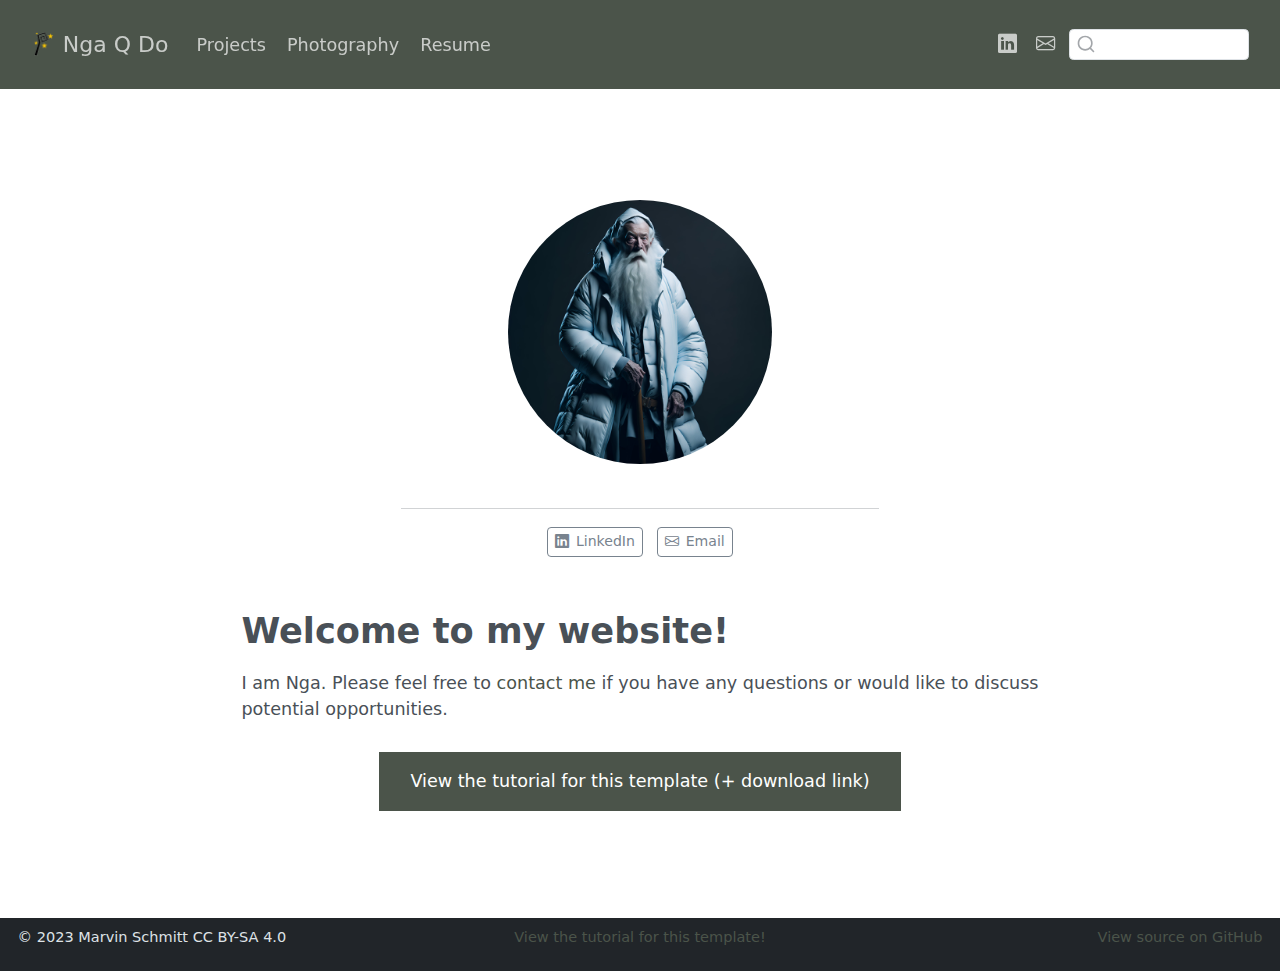
<file: quarto-website-template-main/docs/index.html>
<!DOCTYPE html>
<html xmlns="http://www.w3.org/1999/xhtml" lang="en" xml:lang="en"><head>

<meta charset="utf-8">
<meta name="generator" content="quarto-1.5.57">

<meta name="viewport" content="width=device-width, initial-scale=1.0, user-scalable=yes">


<title>Nga Q Do</title>
<style>
code{white-space: pre-wrap;}
span.smallcaps{font-variant: small-caps;}
div.columns{display: flex; gap: min(4vw, 1.5em);}
div.column{flex: auto; overflow-x: auto;}
div.hanging-indent{margin-left: 1.5em; text-indent: -1.5em;}
ul.task-list{list-style: none;}
ul.task-list li input[type="checkbox"] {
  width: 0.8em;
  margin: 0 0.8em 0.2em -1em; /* quarto-specific, see https://github.com/quarto-dev/quarto-cli/issues/4556 */ 
  vertical-align: middle;
}
</style>


<script src="site_libs/quarto-nav/quarto-nav.js"></script>
<script src="site_libs/clipboard/clipboard.min.js"></script>
<script src="site_libs/quarto-search/autocomplete.umd.js"></script>
<script src="site_libs/quarto-search/fuse.min.js"></script>
<script src="site_libs/quarto-search/quarto-search.js"></script>
<meta name="quarto:offset" content="./">
<link href="./img/favicon.png" rel="icon" type="image/png">
<script src="site_libs/quarto-html/quarto.js"></script>
<script src="site_libs/quarto-html/popper.min.js"></script>
<script src="site_libs/quarto-html/tippy.umd.min.js"></script>
<link href="site_libs/quarto-html/tippy.css" rel="stylesheet">
<link href="site_libs/quarto-html/quarto-syntax-highlighting.css" rel="stylesheet" id="quarto-text-highlighting-styles">
<script src="site_libs/bootstrap/bootstrap.min.js"></script>
<link href="site_libs/bootstrap/bootstrap-icons.css" rel="stylesheet">
<link href="site_libs/bootstrap/bootstrap.min.css" rel="stylesheet" id="quarto-bootstrap" data-mode="light">
<script id="quarto-search-options" type="application/json">{
  "location": "navbar",
  "copy-button": false,
  "collapse-after": 3,
  "panel-placement": "end",
  "type": "textbox",
  "limit": 50,
  "keyboard-shortcut": [
    "f",
    "/",
    "s"
  ],
  "language": {
    "search-no-results-text": "No results",
    "search-matching-documents-text": "matching documents",
    "search-copy-link-title": "Copy link to search",
    "search-hide-matches-text": "Hide additional matches",
    "search-more-match-text": "more match in this document",
    "search-more-matches-text": "more matches in this document",
    "search-clear-button-title": "Clear",
    "search-text-placeholder": "",
    "search-detached-cancel-button-title": "Cancel",
    "search-submit-button-title": "Submit",
    "search-label": "Search"
  }
}</script>


</head>

<body class="nav-fixed fullcontent">

<div id="quarto-search-results"></div>
  <header id="quarto-header" class="headroom fixed-top">
    <nav class="navbar navbar-expand-lg " data-bs-theme="dark">
      <div class="navbar-container container-fluid">
      <div class="navbar-brand-container mx-auto">
    <a href="./index.html" class="navbar-brand navbar-brand-logo">
    <img src="./img/logo.png" alt="" class="navbar-logo">
    </a>
    <a class="navbar-brand" href="./index.html">
    <span class="navbar-title">Nga Q Do</span>
    </a>
  </div>
            <div id="quarto-search" class="" title="Search"></div>
          <button class="navbar-toggler" type="button" data-bs-toggle="collapse" data-bs-target="#navbarCollapse" aria-controls="navbarCollapse" role="menu" aria-expanded="false" aria-label="Toggle navigation" onclick="if (window.quartoToggleHeadroom) { window.quartoToggleHeadroom(); }">
  <span class="navbar-toggler-icon"></span>
</button>
          <div class="collapse navbar-collapse" id="navbarCollapse">
            <ul class="navbar-nav navbar-nav-scroll me-auto">
  <li class="nav-item">
    <a class="nav-link" href="./projects/index.html"> 
<span class="menu-text">Projects</span></a>
  </li>  
  <li class="nav-item">
    <a class="nav-link" href="./photography/index.html"> 
<span class="menu-text">Photography</span></a>
  </li>  
  <li class="nav-item">
    <a class="nav-link" href="./cv/index.html"> 
<span class="menu-text">Resume</span></a>
  </li>  
</ul>
            <ul class="navbar-nav navbar-nav-scroll ms-auto">
  <li class="nav-item compact">
    <a class="nav-link" href="https://www.linkedin.com/in/ngadoq/"> <i class="bi bi-linkedin" role="img">
</i> 
<span class="menu-text"></span></a>
  </li>  
  <li class="nav-item compact">
    <a class="nav-link" href="mailto:ngadoq@gmail.com"> <i class="bi bi-envelope" role="img" aria-label="email">
</i> 
<span class="menu-text"></span></a>
  </li>  
</ul>
          </div> <!-- /navcollapse -->
            <div class="quarto-navbar-tools">
</div>
      </div> <!-- /container-fluid -->
    </nav>
</header>
<!-- content -->
<div id="quarto-content" class="quarto-container page-columns page-rows-contents page-layout-article page-navbar">
<!-- sidebar -->
<!-- margin-sidebar -->
    
<!-- main -->
<main class="content" id="quarto-document-content">




<div class="quarto-about-jolla">
  <img src="img/my_image.jpg" class="about-image
  round " style="height: 15em; width: 15em;">
 <div id="about-block">
</div> 
  <hr class="about-sep">
   <div class="about-links">
  <a href="https://www.linkedin.com/in/ngadoq/" class="about-link" rel="" target="">
    <i class="bi bi-linkedin"></i>
     <span class="about-link-text">LinkedIn</span>
  </a>
  <a href="mailto:ngadoq@gmail.com" class="about-link" rel="" target="">
    <i class="bi bi-envelope"></i>
     <span class="about-link-text">Email</span>
  </a>
</div>
</div>

<section id="welcome-to-my-website" class="level1">
<h1>Welcome to my website!</h1>
<p>I am Nga. Please feel free to <a href="mailto:ngadoq@gmail.com">contact me</a> if you have any questions or would like to discuss potential opportunities.</p>
<div style="margin: 30px; text-align: center;">
<a class="btn btn-primary" href="https://www.marvinschmitt.com/blog/website-tutorial-quarto/" role="button" target="_blank" style="padding: 15px 30px;">View the tutorial for this template (+ download link)</a>
</div>



</section>

</main> <!-- /main -->
<script id="quarto-html-after-body" type="application/javascript">
window.document.addEventListener("DOMContentLoaded", function (event) {
  const toggleBodyColorMode = (bsSheetEl) => {
    const mode = bsSheetEl.getAttribute("data-mode");
    const bodyEl = window.document.querySelector("body");
    if (mode === "dark") {
      bodyEl.classList.add("quarto-dark");
      bodyEl.classList.remove("quarto-light");
    } else {
      bodyEl.classList.add("quarto-light");
      bodyEl.classList.remove("quarto-dark");
    }
  }
  const toggleBodyColorPrimary = () => {
    const bsSheetEl = window.document.querySelector("link#quarto-bootstrap");
    if (bsSheetEl) {
      toggleBodyColorMode(bsSheetEl);
    }
  }
  toggleBodyColorPrimary();  
  const isCodeAnnotation = (el) => {
    for (const clz of el.classList) {
      if (clz.startsWith('code-annotation-')) {                     
        return true;
      }
    }
    return false;
  }
  const onCopySuccess = function(e) {
    // button target
    const button = e.trigger;
    // don't keep focus
    button.blur();
    // flash "checked"
    button.classList.add('code-copy-button-checked');
    var currentTitle = button.getAttribute("title");
    button.setAttribute("title", "Copied!");
    let tooltip;
    if (window.bootstrap) {
      button.setAttribute("data-bs-toggle", "tooltip");
      button.setAttribute("data-bs-placement", "left");
      button.setAttribute("data-bs-title", "Copied!");
      tooltip = new bootstrap.Tooltip(button, 
        { trigger: "manual", 
          customClass: "code-copy-button-tooltip",
          offset: [0, -8]});
      tooltip.show();    
    }
    setTimeout(function() {
      if (tooltip) {
        tooltip.hide();
        button.removeAttribute("data-bs-title");
        button.removeAttribute("data-bs-toggle");
        button.removeAttribute("data-bs-placement");
      }
      button.setAttribute("title", currentTitle);
      button.classList.remove('code-copy-button-checked');
    }, 1000);
    // clear code selection
    e.clearSelection();
  }
  const getTextToCopy = function(trigger) {
      const codeEl = trigger.previousElementSibling.cloneNode(true);
      for (const childEl of codeEl.children) {
        if (isCodeAnnotation(childEl)) {
          childEl.remove();
        }
      }
      return codeEl.innerText;
  }
  const clipboard = new window.ClipboardJS('.code-copy-button:not([data-in-quarto-modal])', {
    text: getTextToCopy
  });
  clipboard.on('success', onCopySuccess);
  if (window.document.getElementById('quarto-embedded-source-code-modal')) {
    // For code content inside modals, clipBoardJS needs to be initialized with a container option
    // TODO: Check when it could be a function (https://github.com/zenorocha/clipboard.js/issues/860)
    const clipboardModal = new window.ClipboardJS('.code-copy-button[data-in-quarto-modal]', {
      text: getTextToCopy,
      container: window.document.getElementById('quarto-embedded-source-code-modal')
    });
    clipboardModal.on('success', onCopySuccess);
  }
    var localhostRegex = new RegExp(/^(?:http|https):\/\/localhost\:?[0-9]*\//);
    var mailtoRegex = new RegExp(/^mailto:/);
      var filterRegex = new RegExp('/' + window.location.host + '/');
    var isInternal = (href) => {
        return filterRegex.test(href) || localhostRegex.test(href) || mailtoRegex.test(href);
    }
    // Inspect non-navigation links and adorn them if external
 	var links = window.document.querySelectorAll('a[href]:not(.nav-link):not(.navbar-brand):not(.toc-action):not(.sidebar-link):not(.sidebar-item-toggle):not(.pagination-link):not(.no-external):not([aria-hidden]):not(.dropdown-item):not(.quarto-navigation-tool):not(.about-link)');
    for (var i=0; i<links.length; i++) {
      const link = links[i];
      if (!isInternal(link.href)) {
        // undo the damage that might have been done by quarto-nav.js in the case of
        // links that we want to consider external
        if (link.dataset.originalHref !== undefined) {
          link.href = link.dataset.originalHref;
        }
      }
    }
  function tippyHover(el, contentFn, onTriggerFn, onUntriggerFn) {
    const config = {
      allowHTML: true,
      maxWidth: 500,
      delay: 100,
      arrow: false,
      appendTo: function(el) {
          return el.parentElement;
      },
      interactive: true,
      interactiveBorder: 10,
      theme: 'quarto',
      placement: 'bottom-start',
    };
    if (contentFn) {
      config.content = contentFn;
    }
    if (onTriggerFn) {
      config.onTrigger = onTriggerFn;
    }
    if (onUntriggerFn) {
      config.onUntrigger = onUntriggerFn;
    }
    window.tippy(el, config); 
  }
  const noterefs = window.document.querySelectorAll('a[role="doc-noteref"]');
  for (var i=0; i<noterefs.length; i++) {
    const ref = noterefs[i];
    tippyHover(ref, function() {
      // use id or data attribute instead here
      let href = ref.getAttribute('data-footnote-href') || ref.getAttribute('href');
      try { href = new URL(href).hash; } catch {}
      const id = href.replace(/^#\/?/, "");
      const note = window.document.getElementById(id);
      if (note) {
        return note.innerHTML;
      } else {
        return "";
      }
    });
  }
  const xrefs = window.document.querySelectorAll('a.quarto-xref');
  const processXRef = (id, note) => {
    // Strip column container classes
    const stripColumnClz = (el) => {
      el.classList.remove("page-full", "page-columns");
      if (el.children) {
        for (const child of el.children) {
          stripColumnClz(child);
        }
      }
    }
    stripColumnClz(note)
    if (id === null || id.startsWith('sec-')) {
      // Special case sections, only their first couple elements
      const container = document.createElement("div");
      if (note.children && note.children.length > 2) {
        container.appendChild(note.children[0].cloneNode(true));
        for (let i = 1; i < note.children.length; i++) {
          const child = note.children[i];
          if (child.tagName === "P" && child.innerText === "") {
            continue;
          } else {
            container.appendChild(child.cloneNode(true));
            break;
          }
        }
        if (window.Quarto?.typesetMath) {
          window.Quarto.typesetMath(container);
        }
        return container.innerHTML
      } else {
        if (window.Quarto?.typesetMath) {
          window.Quarto.typesetMath(note);
        }
        return note.innerHTML;
      }
    } else {
      // Remove any anchor links if they are present
      const anchorLink = note.querySelector('a.anchorjs-link');
      if (anchorLink) {
        anchorLink.remove();
      }
      if (window.Quarto?.typesetMath) {
        window.Quarto.typesetMath(note);
      }
      // TODO in 1.5, we should make sure this works without a callout special case
      if (note.classList.contains("callout")) {
        return note.outerHTML;
      } else {
        return note.innerHTML;
      }
    }
  }
  for (var i=0; i<xrefs.length; i++) {
    const xref = xrefs[i];
    tippyHover(xref, undefined, function(instance) {
      instance.disable();
      let url = xref.getAttribute('href');
      let hash = undefined; 
      if (url.startsWith('#')) {
        hash = url;
      } else {
        try { hash = new URL(url).hash; } catch {}
      }
      if (hash) {
        const id = hash.replace(/^#\/?/, "");
        const note = window.document.getElementById(id);
        if (note !== null) {
          try {
            const html = processXRef(id, note.cloneNode(true));
            instance.setContent(html);
          } finally {
            instance.enable();
            instance.show();
          }
        } else {
          // See if we can fetch this
          fetch(url.split('#')[0])
          .then(res => res.text())
          .then(html => {
            const parser = new DOMParser();
            const htmlDoc = parser.parseFromString(html, "text/html");
            const note = htmlDoc.getElementById(id);
            if (note !== null) {
              const html = processXRef(id, note);
              instance.setContent(html);
            } 
          }).finally(() => {
            instance.enable();
            instance.show();
          });
        }
      } else {
        // See if we can fetch a full url (with no hash to target)
        // This is a special case and we should probably do some content thinning / targeting
        fetch(url)
        .then(res => res.text())
        .then(html => {
          const parser = new DOMParser();
          const htmlDoc = parser.parseFromString(html, "text/html");
          const note = htmlDoc.querySelector('main.content');
          if (note !== null) {
            // This should only happen for chapter cross references
            // (since there is no id in the URL)
            // remove the first header
            if (note.children.length > 0 && note.children[0].tagName === "HEADER") {
              note.children[0].remove();
            }
            const html = processXRef(null, note);
            instance.setContent(html);
          } 
        }).finally(() => {
          instance.enable();
          instance.show();
        });
      }
    }, function(instance) {
    });
  }
      let selectedAnnoteEl;
      const selectorForAnnotation = ( cell, annotation) => {
        let cellAttr = 'data-code-cell="' + cell + '"';
        let lineAttr = 'data-code-annotation="' +  annotation + '"';
        const selector = 'span[' + cellAttr + '][' + lineAttr + ']';
        return selector;
      }
      const selectCodeLines = (annoteEl) => {
        const doc = window.document;
        const targetCell = annoteEl.getAttribute("data-target-cell");
        const targetAnnotation = annoteEl.getAttribute("data-target-annotation");
        const annoteSpan = window.document.querySelector(selectorForAnnotation(targetCell, targetAnnotation));
        const lines = annoteSpan.getAttribute("data-code-lines").split(",");
        const lineIds = lines.map((line) => {
          return targetCell + "-" + line;
        })
        let top = null;
        let height = null;
        let parent = null;
        if (lineIds.length > 0) {
            //compute the position of the single el (top and bottom and make a div)
            const el = window.document.getElementById(lineIds[0]);
            top = el.offsetTop;
            height = el.offsetHeight;
            parent = el.parentElement.parentElement;
          if (lineIds.length > 1) {
            const lastEl = window.document.getElementById(lineIds[lineIds.length - 1]);
            const bottom = lastEl.offsetTop + lastEl.offsetHeight;
            height = bottom - top;
          }
          if (top !== null && height !== null && parent !== null) {
            // cook up a div (if necessary) and position it 
            let div = window.document.getElementById("code-annotation-line-highlight");
            if (div === null) {
              div = window.document.createElement("div");
              div.setAttribute("id", "code-annotation-line-highlight");
              div.style.position = 'absolute';
              parent.appendChild(div);
            }
            div.style.top = top - 2 + "px";
            div.style.height = height + 4 + "px";
            div.style.left = 0;
            let gutterDiv = window.document.getElementById("code-annotation-line-highlight-gutter");
            if (gutterDiv === null) {
              gutterDiv = window.document.createElement("div");
              gutterDiv.setAttribute("id", "code-annotation-line-highlight-gutter");
              gutterDiv.style.position = 'absolute';
              const codeCell = window.document.getElementById(targetCell);
              const gutter = codeCell.querySelector('.code-annotation-gutter');
              gutter.appendChild(gutterDiv);
            }
            gutterDiv.style.top = top - 2 + "px";
            gutterDiv.style.height = height + 4 + "px";
          }
          selectedAnnoteEl = annoteEl;
        }
      };
      const unselectCodeLines = () => {
        const elementsIds = ["code-annotation-line-highlight", "code-annotation-line-highlight-gutter"];
        elementsIds.forEach((elId) => {
          const div = window.document.getElementById(elId);
          if (div) {
            div.remove();
          }
        });
        selectedAnnoteEl = undefined;
      };
        // Handle positioning of the toggle
    window.addEventListener(
      "resize",
      throttle(() => {
        elRect = undefined;
        if (selectedAnnoteEl) {
          selectCodeLines(selectedAnnoteEl);
        }
      }, 10)
    );
    function throttle(fn, ms) {
    let throttle = false;
    let timer;
      return (...args) => {
        if(!throttle) { // first call gets through
            fn.apply(this, args);
            throttle = true;
        } else { // all the others get throttled
            if(timer) clearTimeout(timer); // cancel #2
            timer = setTimeout(() => {
              fn.apply(this, args);
              timer = throttle = false;
            }, ms);
        }
      };
    }
      // Attach click handler to the DT
      const annoteDls = window.document.querySelectorAll('dt[data-target-cell]');
      for (const annoteDlNode of annoteDls) {
        annoteDlNode.addEventListener('click', (event) => {
          const clickedEl = event.target;
          if (clickedEl !== selectedAnnoteEl) {
            unselectCodeLines();
            const activeEl = window.document.querySelector('dt[data-target-cell].code-annotation-active');
            if (activeEl) {
              activeEl.classList.remove('code-annotation-active');
            }
            selectCodeLines(clickedEl);
            clickedEl.classList.add('code-annotation-active');
          } else {
            // Unselect the line
            unselectCodeLines();
            clickedEl.classList.remove('code-annotation-active');
          }
        });
      }
  const findCites = (el) => {
    const parentEl = el.parentElement;
    if (parentEl) {
      const cites = parentEl.dataset.cites;
      if (cites) {
        return {
          el,
          cites: cites.split(' ')
        };
      } else {
        return findCites(el.parentElement)
      }
    } else {
      return undefined;
    }
  };
  var bibliorefs = window.document.querySelectorAll('a[role="doc-biblioref"]');
  for (var i=0; i<bibliorefs.length; i++) {
    const ref = bibliorefs[i];
    const citeInfo = findCites(ref);
    if (citeInfo) {
      tippyHover(citeInfo.el, function() {
        var popup = window.document.createElement('div');
        citeInfo.cites.forEach(function(cite) {
          var citeDiv = window.document.createElement('div');
          citeDiv.classList.add('hanging-indent');
          citeDiv.classList.add('csl-entry');
          var biblioDiv = window.document.getElementById('ref-' + cite);
          if (biblioDiv) {
            citeDiv.innerHTML = biblioDiv.innerHTML;
          }
          popup.appendChild(citeDiv);
        });
        return popup.innerHTML;
      });
    }
  }
});
</script>
</div> <!-- /content -->
<footer class="footer">
  <div class="nav-footer">
    <div class="nav-footer-left">
<p><span class="faux-block">© 2023 Marvin Schmitt CC BY-SA 4.0</span></p>
</div>   
    <div class="nav-footer-center">
<p><span class="faux-block"><a href="https://www.marvinschmitt.com/blog/website-tutorial-quarto/">View the tutorial for this template!</a></span></p>
</div>
    <div class="nav-footer-right">
<p><span class="faux-block"><a href="https://github.com/marvinschmitt/quarto-website-template/">View source on GitHub</a></span></p>
</div>
  </div>
</footer>




</body></html>
</file>
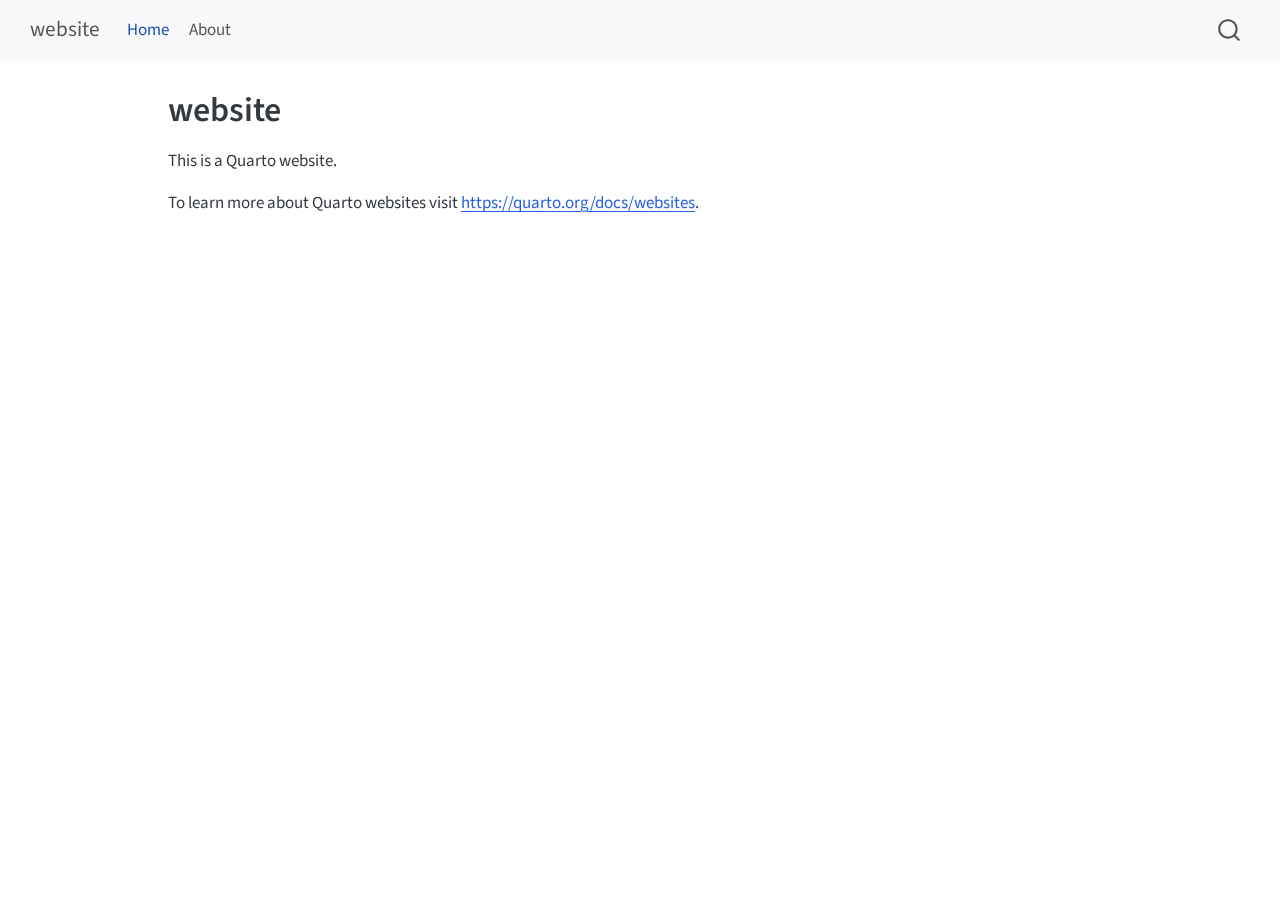
<file: website/_site/index.html>
<!DOCTYPE html>
<html xmlns="http://www.w3.org/1999/xhtml" lang="en" xml:lang="en"><head>

<meta charset="utf-8">
<meta name="generator" content="quarto-1.5.57">

<meta name="viewport" content="width=device-width, initial-scale=1.0, user-scalable=yes">


<title>website</title>
<style>
code{white-space: pre-wrap;}
span.smallcaps{font-variant: small-caps;}
div.columns{display: flex; gap: min(4vw, 1.5em);}
div.column{flex: auto; overflow-x: auto;}
div.hanging-indent{margin-left: 1.5em; text-indent: -1.5em;}
ul.task-list{list-style: none;}
ul.task-list li input[type="checkbox"] {
  width: 0.8em;
  margin: 0 0.8em 0.2em -1em; /* quarto-specific, see https://github.com/quarto-dev/quarto-cli/issues/4556 */ 
  vertical-align: middle;
}
</style>


<script src="site_libs/quarto-nav/quarto-nav.js"></script>
<script src="site_libs/quarto-nav/headroom.min.js"></script>
<script src="site_libs/clipboard/clipboard.min.js"></script>
<script src="site_libs/quarto-search/autocomplete.umd.js"></script>
<script src="site_libs/quarto-search/fuse.min.js"></script>
<script src="site_libs/quarto-search/quarto-search.js"></script>
<meta name="quarto:offset" content="./">
<script src="site_libs/quarto-html/quarto.js"></script>
<script src="site_libs/quarto-html/popper.min.js"></script>
<script src="site_libs/quarto-html/tippy.umd.min.js"></script>
<script src="site_libs/quarto-html/anchor.min.js"></script>
<link href="site_libs/quarto-html/tippy.css" rel="stylesheet">
<link href="site_libs/quarto-html/quarto-syntax-highlighting.css" rel="stylesheet" id="quarto-text-highlighting-styles">
<script src="site_libs/bootstrap/bootstrap.min.js"></script>
<link href="site_libs/bootstrap/bootstrap-icons.css" rel="stylesheet">
<link href="site_libs/bootstrap/bootstrap.min.css" rel="stylesheet" id="quarto-bootstrap" data-mode="light">
<script id="quarto-search-options" type="application/json">{
  "location": "navbar",
  "copy-button": false,
  "collapse-after": 3,
  "panel-placement": "end",
  "type": "overlay",
  "limit": 50,
  "keyboard-shortcut": [
    "f",
    "/",
    "s"
  ],
  "show-item-context": false,
  "language": {
    "search-no-results-text": "No results",
    "search-matching-documents-text": "matching documents",
    "search-copy-link-title": "Copy link to search",
    "search-hide-matches-text": "Hide additional matches",
    "search-more-match-text": "more match in this document",
    "search-more-matches-text": "more matches in this document",
    "search-clear-button-title": "Clear",
    "search-text-placeholder": "",
    "search-detached-cancel-button-title": "Cancel",
    "search-submit-button-title": "Submit",
    "search-label": "Search"
  }
}</script>


<link rel="stylesheet" href="styles.css">
</head>

<body class="nav-fixed">

<div id="quarto-search-results"></div>
  <header id="quarto-header" class="headroom fixed-top">
    <nav class="navbar navbar-expand-lg " data-bs-theme="dark">
      <div class="navbar-container container-fluid">
      <div class="navbar-brand-container mx-auto">
    <a class="navbar-brand" href="./index.html">
    <span class="navbar-title">website</span>
    </a>
  </div>
            <div id="quarto-search" class="" title="Search"></div>
          <button class="navbar-toggler" type="button" data-bs-toggle="collapse" data-bs-target="#navbarCollapse" aria-controls="navbarCollapse" role="menu" aria-expanded="false" aria-label="Toggle navigation" onclick="if (window.quartoToggleHeadroom) { window.quartoToggleHeadroom(); }">
  <span class="navbar-toggler-icon"></span>
</button>
          <div class="collapse navbar-collapse" id="navbarCollapse">
            <ul class="navbar-nav navbar-nav-scroll me-auto">
  <li class="nav-item">
    <a class="nav-link active" href="./index.html" aria-current="page"> 
<span class="menu-text">Home</span></a>
  </li>  
  <li class="nav-item">
    <a class="nav-link" href="./about.html"> 
<span class="menu-text">About</span></a>
  </li>  
</ul>
          </div> <!-- /navcollapse -->
            <div class="quarto-navbar-tools">
</div>
      </div> <!-- /container-fluid -->
    </nav>
</header>
<!-- content -->
<div id="quarto-content" class="quarto-container page-columns page-rows-contents page-layout-article page-navbar">
<!-- sidebar -->
<!-- margin-sidebar -->
    <div id="quarto-margin-sidebar" class="sidebar margin-sidebar zindex-bottom">
        
    </div>
<!-- main -->
<main class="content" id="quarto-document-content">

<header id="title-block-header" class="quarto-title-block default">
<div class="quarto-title">
<h1 class="title">website</h1>
</div>



<div class="quarto-title-meta">

    
  
    
  </div>
  


</header>


<p>This is a Quarto website.</p>
<p>To learn more about Quarto websites visit <a href="https://quarto.org/docs/websites" class="uri">https://quarto.org/docs/websites</a>.</p>



</main> <!-- /main -->
<script id="quarto-html-after-body" type="application/javascript">
window.document.addEventListener("DOMContentLoaded", function (event) {
  const toggleBodyColorMode = (bsSheetEl) => {
    const mode = bsSheetEl.getAttribute("data-mode");
    const bodyEl = window.document.querySelector("body");
    if (mode === "dark") {
      bodyEl.classList.add("quarto-dark");
      bodyEl.classList.remove("quarto-light");
    } else {
      bodyEl.classList.add("quarto-light");
      bodyEl.classList.remove("quarto-dark");
    }
  }
  const toggleBodyColorPrimary = () => {
    const bsSheetEl = window.document.querySelector("link#quarto-bootstrap");
    if (bsSheetEl) {
      toggleBodyColorMode(bsSheetEl);
    }
  }
  toggleBodyColorPrimary();  
  const icon = "";
  const anchorJS = new window.AnchorJS();
  anchorJS.options = {
    placement: 'right',
    icon: icon
  };
  anchorJS.add('.anchored');
  const isCodeAnnotation = (el) => {
    for (const clz of el.classList) {
      if (clz.startsWith('code-annotation-')) {                     
        return true;
      }
    }
    return false;
  }
  const onCopySuccess = function(e) {
    // button target
    const button = e.trigger;
    // don't keep focus
    button.blur();
    // flash "checked"
    button.classList.add('code-copy-button-checked');
    var currentTitle = button.getAttribute("title");
    button.setAttribute("title", "Copied!");
    let tooltip;
    if (window.bootstrap) {
      button.setAttribute("data-bs-toggle", "tooltip");
      button.setAttribute("data-bs-placement", "left");
      button.setAttribute("data-bs-title", "Copied!");
      tooltip = new bootstrap.Tooltip(button, 
        { trigger: "manual", 
          customClass: "code-copy-button-tooltip",
          offset: [0, -8]});
      tooltip.show();    
    }
    setTimeout(function() {
      if (tooltip) {
        tooltip.hide();
        button.removeAttribute("data-bs-title");
        button.removeAttribute("data-bs-toggle");
        button.removeAttribute("data-bs-placement");
      }
      button.setAttribute("title", currentTitle);
      button.classList.remove('code-copy-button-checked');
    }, 1000);
    // clear code selection
    e.clearSelection();
  }
  const getTextToCopy = function(trigger) {
      const codeEl = trigger.previousElementSibling.cloneNode(true);
      for (const childEl of codeEl.children) {
        if (isCodeAnnotation(childEl)) {
          childEl.remove();
        }
      }
      return codeEl.innerText;
  }
  const clipboard = new window.ClipboardJS('.code-copy-button:not([data-in-quarto-modal])', {
    text: getTextToCopy
  });
  clipboard.on('success', onCopySuccess);
  if (window.document.getElementById('quarto-embedded-source-code-modal')) {
    // For code content inside modals, clipBoardJS needs to be initialized with a container option
    // TODO: Check when it could be a function (https://github.com/zenorocha/clipboard.js/issues/860)
    const clipboardModal = new window.ClipboardJS('.code-copy-button[data-in-quarto-modal]', {
      text: getTextToCopy,
      container: window.document.getElementById('quarto-embedded-source-code-modal')
    });
    clipboardModal.on('success', onCopySuccess);
  }
    var localhostRegex = new RegExp(/^(?:http|https):\/\/localhost\:?[0-9]*\//);
    var mailtoRegex = new RegExp(/^mailto:/);
      var filterRegex = new RegExp('/' + window.location.host + '/');
    var isInternal = (href) => {
        return filterRegex.test(href) || localhostRegex.test(href) || mailtoRegex.test(href);
    }
    // Inspect non-navigation links and adorn them if external
 	var links = window.document.querySelectorAll('a[href]:not(.nav-link):not(.navbar-brand):not(.toc-action):not(.sidebar-link):not(.sidebar-item-toggle):not(.pagination-link):not(.no-external):not([aria-hidden]):not(.dropdown-item):not(.quarto-navigation-tool):not(.about-link)');
    for (var i=0; i<links.length; i++) {
      const link = links[i];
      if (!isInternal(link.href)) {
        // undo the damage that might have been done by quarto-nav.js in the case of
        // links that we want to consider external
        if (link.dataset.originalHref !== undefined) {
          link.href = link.dataset.originalHref;
        }
      }
    }
  function tippyHover(el, contentFn, onTriggerFn, onUntriggerFn) {
    const config = {
      allowHTML: true,
      maxWidth: 500,
      delay: 100,
      arrow: false,
      appendTo: function(el) {
          return el.parentElement;
      },
      interactive: true,
      interactiveBorder: 10,
      theme: 'quarto',
      placement: 'bottom-start',
    };
    if (contentFn) {
      config.content = contentFn;
    }
    if (onTriggerFn) {
      config.onTrigger = onTriggerFn;
    }
    if (onUntriggerFn) {
      config.onUntrigger = onUntriggerFn;
    }
    window.tippy(el, config); 
  }
  const noterefs = window.document.querySelectorAll('a[role="doc-noteref"]');
  for (var i=0; i<noterefs.length; i++) {
    const ref = noterefs[i];
    tippyHover(ref, function() {
      // use id or data attribute instead here
      let href = ref.getAttribute('data-footnote-href') || ref.getAttribute('href');
      try { href = new URL(href).hash; } catch {}
      const id = href.replace(/^#\/?/, "");
      const note = window.document.getElementById(id);
      if (note) {
        return note.innerHTML;
      } else {
        return "";
      }
    });
  }
  const xrefs = window.document.querySelectorAll('a.quarto-xref');
  const processXRef = (id, note) => {
    // Strip column container classes
    const stripColumnClz = (el) => {
      el.classList.remove("page-full", "page-columns");
      if (el.children) {
        for (const child of el.children) {
          stripColumnClz(child);
        }
      }
    }
    stripColumnClz(note)
    if (id === null || id.startsWith('sec-')) {
      // Special case sections, only their first couple elements
      const container = document.createElement("div");
      if (note.children && note.children.length > 2) {
        container.appendChild(note.children[0].cloneNode(true));
        for (let i = 1; i < note.children.length; i++) {
          const child = note.children[i];
          if (child.tagName === "P" && child.innerText === "") {
            continue;
          } else {
            container.appendChild(child.cloneNode(true));
            break;
          }
        }
        if (window.Quarto?.typesetMath) {
          window.Quarto.typesetMath(container);
        }
        return container.innerHTML
      } else {
        if (window.Quarto?.typesetMath) {
          window.Quarto.typesetMath(note);
        }
        return note.innerHTML;
      }
    } else {
      // Remove any anchor links if they are present
      const anchorLink = note.querySelector('a.anchorjs-link');
      if (anchorLink) {
        anchorLink.remove();
      }
      if (window.Quarto?.typesetMath) {
        window.Quarto.typesetMath(note);
      }
      // TODO in 1.5, we should make sure this works without a callout special case
      if (note.classList.contains("callout")) {
        return note.outerHTML;
      } else {
        return note.innerHTML;
      }
    }
  }
  for (var i=0; i<xrefs.length; i++) {
    const xref = xrefs[i];
    tippyHover(xref, undefined, function(instance) {
      instance.disable();
      let url = xref.getAttribute('href');
      let hash = undefined; 
      if (url.startsWith('#')) {
        hash = url;
      } else {
        try { hash = new URL(url).hash; } catch {}
      }
      if (hash) {
        const id = hash.replace(/^#\/?/, "");
        const note = window.document.getElementById(id);
        if (note !== null) {
          try {
            const html = processXRef(id, note.cloneNode(true));
            instance.setContent(html);
          } finally {
            instance.enable();
            instance.show();
          }
        } else {
          // See if we can fetch this
          fetch(url.split('#')[0])
          .then(res => res.text())
          .then(html => {
            const parser = new DOMParser();
            const htmlDoc = parser.parseFromString(html, "text/html");
            const note = htmlDoc.getElementById(id);
            if (note !== null) {
              const html = processXRef(id, note);
              instance.setContent(html);
            } 
          }).finally(() => {
            instance.enable();
            instance.show();
          });
        }
      } else {
        // See if we can fetch a full url (with no hash to target)
        // This is a special case and we should probably do some content thinning / targeting
        fetch(url)
        .then(res => res.text())
        .then(html => {
          const parser = new DOMParser();
          const htmlDoc = parser.parseFromString(html, "text/html");
          const note = htmlDoc.querySelector('main.content');
          if (note !== null) {
            // This should only happen for chapter cross references
            // (since there is no id in the URL)
            // remove the first header
            if (note.children.length > 0 && note.children[0].tagName === "HEADER") {
              note.children[0].remove();
            }
            const html = processXRef(null, note);
            instance.setContent(html);
          } 
        }).finally(() => {
          instance.enable();
          instance.show();
        });
      }
    }, function(instance) {
    });
  }
      let selectedAnnoteEl;
      const selectorForAnnotation = ( cell, annotation) => {
        let cellAttr = 'data-code-cell="' + cell + '"';
        let lineAttr = 'data-code-annotation="' +  annotation + '"';
        const selector = 'span[' + cellAttr + '][' + lineAttr + ']';
        return selector;
      }
      const selectCodeLines = (annoteEl) => {
        const doc = window.document;
        const targetCell = annoteEl.getAttribute("data-target-cell");
        const targetAnnotation = annoteEl.getAttribute("data-target-annotation");
        const annoteSpan = window.document.querySelector(selectorForAnnotation(targetCell, targetAnnotation));
        const lines = annoteSpan.getAttribute("data-code-lines").split(",");
        const lineIds = lines.map((line) => {
          return targetCell + "-" + line;
        })
        let top = null;
        let height = null;
        let parent = null;
        if (lineIds.length > 0) {
            //compute the position of the single el (top and bottom and make a div)
            const el = window.document.getElementById(lineIds[0]);
            top = el.offsetTop;
            height = el.offsetHeight;
            parent = el.parentElement.parentElement;
          if (lineIds.length > 1) {
            const lastEl = window.document.getElementById(lineIds[lineIds.length - 1]);
            const bottom = lastEl.offsetTop + lastEl.offsetHeight;
            height = bottom - top;
          }
          if (top !== null && height !== null && parent !== null) {
            // cook up a div (if necessary) and position it 
            let div = window.document.getElementById("code-annotation-line-highlight");
            if (div === null) {
              div = window.document.createElement("div");
              div.setAttribute("id", "code-annotation-line-highlight");
              div.style.position = 'absolute';
              parent.appendChild(div);
            }
            div.style.top = top - 2 + "px";
            div.style.height = height + 4 + "px";
            div.style.left = 0;
            let gutterDiv = window.document.getElementById("code-annotation-line-highlight-gutter");
            if (gutterDiv === null) {
              gutterDiv = window.document.createElement("div");
              gutterDiv.setAttribute("id", "code-annotation-line-highlight-gutter");
              gutterDiv.style.position = 'absolute';
              const codeCell = window.document.getElementById(targetCell);
              const gutter = codeCell.querySelector('.code-annotation-gutter');
              gutter.appendChild(gutterDiv);
            }
            gutterDiv.style.top = top - 2 + "px";
            gutterDiv.style.height = height + 4 + "px";
          }
          selectedAnnoteEl = annoteEl;
        }
      };
      const unselectCodeLines = () => {
        const elementsIds = ["code-annotation-line-highlight", "code-annotation-line-highlight-gutter"];
        elementsIds.forEach((elId) => {
          const div = window.document.getElementById(elId);
          if (div) {
            div.remove();
          }
        });
        selectedAnnoteEl = undefined;
      };
        // Handle positioning of the toggle
    window.addEventListener(
      "resize",
      throttle(() => {
        elRect = undefined;
        if (selectedAnnoteEl) {
          selectCodeLines(selectedAnnoteEl);
        }
      }, 10)
    );
    function throttle(fn, ms) {
    let throttle = false;
    let timer;
      return (...args) => {
        if(!throttle) { // first call gets through
            fn.apply(this, args);
            throttle = true;
        } else { // all the others get throttled
            if(timer) clearTimeout(timer); // cancel #2
            timer = setTimeout(() => {
              fn.apply(this, args);
              timer = throttle = false;
            }, ms);
        }
      };
    }
      // Attach click handler to the DT
      const annoteDls = window.document.querySelectorAll('dt[data-target-cell]');
      for (const annoteDlNode of annoteDls) {
        annoteDlNode.addEventListener('click', (event) => {
          const clickedEl = event.target;
          if (clickedEl !== selectedAnnoteEl) {
            unselectCodeLines();
            const activeEl = window.document.querySelector('dt[data-target-cell].code-annotation-active');
            if (activeEl) {
              activeEl.classList.remove('code-annotation-active');
            }
            selectCodeLines(clickedEl);
            clickedEl.classList.add('code-annotation-active');
          } else {
            // Unselect the line
            unselectCodeLines();
            clickedEl.classList.remove('code-annotation-active');
          }
        });
      }
  const findCites = (el) => {
    const parentEl = el.parentElement;
    if (parentEl) {
      const cites = parentEl.dataset.cites;
      if (cites) {
        return {
          el,
          cites: cites.split(' ')
        };
      } else {
        return findCites(el.parentElement)
      }
    } else {
      return undefined;
    }
  };
  var bibliorefs = window.document.querySelectorAll('a[role="doc-biblioref"]');
  for (var i=0; i<bibliorefs.length; i++) {
    const ref = bibliorefs[i];
    const citeInfo = findCites(ref);
    if (citeInfo) {
      tippyHover(citeInfo.el, function() {
        var popup = window.document.createElement('div');
        citeInfo.cites.forEach(function(cite) {
          var citeDiv = window.document.createElement('div');
          citeDiv.classList.add('hanging-indent');
          citeDiv.classList.add('csl-entry');
          var biblioDiv = window.document.getElementById('ref-' + cite);
          if (biblioDiv) {
            citeDiv.innerHTML = biblioDiv.innerHTML;
          }
          popup.appendChild(citeDiv);
        });
        return popup.innerHTML;
      });
    }
  }
});
</script>
</div> <!-- /content -->




</body></html>
</file>
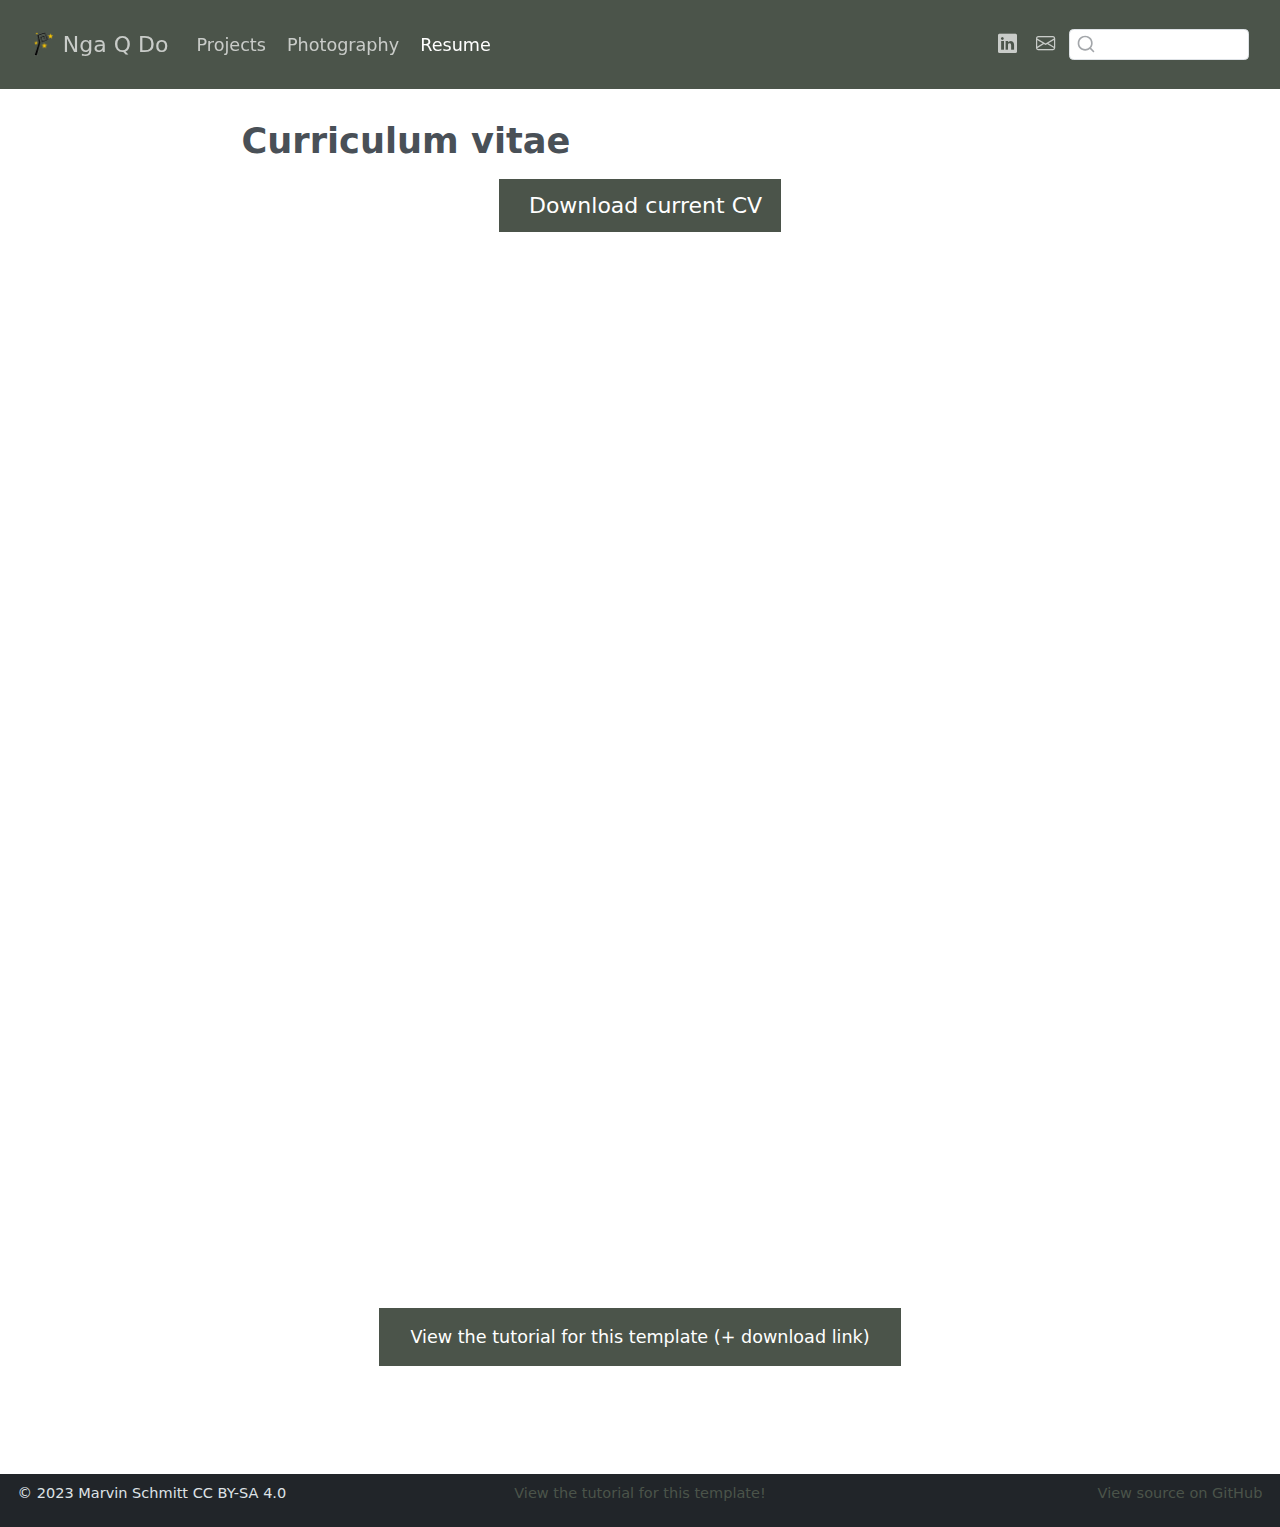
<file: quarto-website-template-main/docs/cv/index.html>
<!DOCTYPE html>
<html xmlns="http://www.w3.org/1999/xhtml" lang="en" xml:lang="en"><head>

<meta charset="utf-8">
<meta name="generator" content="quarto-1.5.57">

<meta name="viewport" content="width=device-width, initial-scale=1.0, user-scalable=yes">


<title>Curriculum vitae – Nga Q Do</title>
<style>
code{white-space: pre-wrap;}
span.smallcaps{font-variant: small-caps;}
div.columns{display: flex; gap: min(4vw, 1.5em);}
div.column{flex: auto; overflow-x: auto;}
div.hanging-indent{margin-left: 1.5em; text-indent: -1.5em;}
ul.task-list{list-style: none;}
ul.task-list li input[type="checkbox"] {
  width: 0.8em;
  margin: 0 0.8em 0.2em -1em; /* quarto-specific, see https://github.com/quarto-dev/quarto-cli/issues/4556 */ 
  vertical-align: middle;
}
</style>


<script src="../site_libs/quarto-nav/quarto-nav.js"></script>
<script src="../site_libs/clipboard/clipboard.min.js"></script>
<script src="../site_libs/quarto-search/autocomplete.umd.js"></script>
<script src="../site_libs/quarto-search/fuse.min.js"></script>
<script src="../site_libs/quarto-search/quarto-search.js"></script>
<meta name="quarto:offset" content="../">
<link href="../img/favicon.png" rel="icon" type="image/png">
<script src="../site_libs/quarto-html/quarto.js"></script>
<script src="../site_libs/quarto-html/popper.min.js"></script>
<script src="../site_libs/quarto-html/tippy.umd.min.js"></script>
<script src="../site_libs/quarto-html/anchor.min.js"></script>
<link href="../site_libs/quarto-html/tippy.css" rel="stylesheet">
<link href="../site_libs/quarto-html/quarto-syntax-highlighting.css" rel="stylesheet" id="quarto-text-highlighting-styles">
<script src="../site_libs/bootstrap/bootstrap.min.js"></script>
<link href="../site_libs/bootstrap/bootstrap-icons.css" rel="stylesheet">
<link href="../site_libs/bootstrap/bootstrap.min.css" rel="stylesheet" id="quarto-bootstrap" data-mode="light">
<script id="quarto-search-options" type="application/json">{
  "location": "navbar",
  "copy-button": false,
  "collapse-after": 3,
  "panel-placement": "end",
  "type": "textbox",
  "limit": 50,
  "keyboard-shortcut": [
    "f",
    "/",
    "s"
  ],
  "language": {
    "search-no-results-text": "No results",
    "search-matching-documents-text": "matching documents",
    "search-copy-link-title": "Copy link to search",
    "search-hide-matches-text": "Hide additional matches",
    "search-more-match-text": "more match in this document",
    "search-more-matches-text": "more matches in this document",
    "search-clear-button-title": "Clear",
    "search-text-placeholder": "",
    "search-detached-cancel-button-title": "Cancel",
    "search-submit-button-title": "Submit",
    "search-label": "Search"
  }
}</script>


</head>

<body class="nav-fixed fullcontent">

<div id="quarto-search-results"></div>
  <header id="quarto-header" class="headroom fixed-top">
    <nav class="navbar navbar-expand-lg " data-bs-theme="dark">
      <div class="navbar-container container-fluid">
      <div class="navbar-brand-container mx-auto">
    <a href="../index.html" class="navbar-brand navbar-brand-logo">
    <img src="../img/logo.png" alt="" class="navbar-logo">
    </a>
    <a class="navbar-brand" href="../index.html">
    <span class="navbar-title">Nga Q Do</span>
    </a>
  </div>
            <div id="quarto-search" class="" title="Search"></div>
          <button class="navbar-toggler" type="button" data-bs-toggle="collapse" data-bs-target="#navbarCollapse" aria-controls="navbarCollapse" role="menu" aria-expanded="false" aria-label="Toggle navigation" onclick="if (window.quartoToggleHeadroom) { window.quartoToggleHeadroom(); }">
  <span class="navbar-toggler-icon"></span>
</button>
          <div class="collapse navbar-collapse" id="navbarCollapse">
            <ul class="navbar-nav navbar-nav-scroll me-auto">
  <li class="nav-item">
    <a class="nav-link" href="../projects/index.html"> 
<span class="menu-text">Projects</span></a>
  </li>  
  <li class="nav-item">
    <a class="nav-link" href="../photography/index.html"> 
<span class="menu-text">Photography</span></a>
  </li>  
  <li class="nav-item">
    <a class="nav-link active" href="../cv/index.html" aria-current="page"> 
<span class="menu-text">Resume</span></a>
  </li>  
</ul>
            <ul class="navbar-nav navbar-nav-scroll ms-auto">
  <li class="nav-item compact">
    <a class="nav-link" href="https://www.linkedin.com/in/ngadoq/"> <i class="bi bi-linkedin" role="img">
</i> 
<span class="menu-text"></span></a>
  </li>  
  <li class="nav-item compact">
    <a class="nav-link" href="mailto:ngadoq@gmail.com"> <i class="bi bi-envelope" role="img" aria-label="email">
</i> 
<span class="menu-text"></span></a>
  </li>  
</ul>
          </div> <!-- /navcollapse -->
            <div class="quarto-navbar-tools">
</div>
      </div> <!-- /container-fluid -->
    </nav>
</header>
<!-- content -->
<div id="quarto-content" class="quarto-container page-columns page-rows-contents page-layout-article page-navbar">
<!-- sidebar -->
<!-- margin-sidebar -->
    
<!-- main -->
<main class="content" id="quarto-document-content">

<header id="title-block-header" class="quarto-title-block default">
<div class="quarto-title">
<h1 class="title">Curriculum vitae</h1>
</div>



<div class="quarto-title-meta">

    
  
    
  </div>
  


</header>


<div class="cell">
<style type="text/css">
.embed-container {
    position: relative;
    padding-bottom: 129%;
    height: 0;
    overflow: hidden;
    max-width: 100%;
}
.embed-container iframe,
.embed-container object,
.embed-container embed {
    position: absolute;
    top: 0;
    left: 0;
    width: 100%;
    height: 100%;
}
</style>
</div>
<p class="text-center">
  <a class="btn btn-primary btn-lg cv-download" href="cv.pdf" target="_blank">
    <i class="fa-solid fa-file-arrow-down"></i> Download current CV
  </a>
</p>
<div class="embed-container">
  <iframe src="cv.pdf#toolbar=0" style="border: 0.5px;width: 100%;"></iframe>
</div>
<div style="margin: 30px; text-align: center;">
<a class="btn btn-primary" href="https://www.marvinschmitt.com/blog/website-tutorial-quarto/" role="button" target="_blank" style="padding: 15px 30px;">View the tutorial for this template (+ download link)</a>
</div>



</main> <!-- /main -->
<script id="quarto-html-after-body" type="application/javascript">
window.document.addEventListener("DOMContentLoaded", function (event) {
  const toggleBodyColorMode = (bsSheetEl) => {
    const mode = bsSheetEl.getAttribute("data-mode");
    const bodyEl = window.document.querySelector("body");
    if (mode === "dark") {
      bodyEl.classList.add("quarto-dark");
      bodyEl.classList.remove("quarto-light");
    } else {
      bodyEl.classList.add("quarto-light");
      bodyEl.classList.remove("quarto-dark");
    }
  }
  const toggleBodyColorPrimary = () => {
    const bsSheetEl = window.document.querySelector("link#quarto-bootstrap");
    if (bsSheetEl) {
      toggleBodyColorMode(bsSheetEl);
    }
  }
  toggleBodyColorPrimary();  
  const icon = "";
  const anchorJS = new window.AnchorJS();
  anchorJS.options = {
    placement: 'right',
    icon: icon
  };
  anchorJS.add('.anchored');
  const isCodeAnnotation = (el) => {
    for (const clz of el.classList) {
      if (clz.startsWith('code-annotation-')) {                     
        return true;
      }
    }
    return false;
  }
  const onCopySuccess = function(e) {
    // button target
    const button = e.trigger;
    // don't keep focus
    button.blur();
    // flash "checked"
    button.classList.add('code-copy-button-checked');
    var currentTitle = button.getAttribute("title");
    button.setAttribute("title", "Copied!");
    let tooltip;
    if (window.bootstrap) {
      button.setAttribute("data-bs-toggle", "tooltip");
      button.setAttribute("data-bs-placement", "left");
      button.setAttribute("data-bs-title", "Copied!");
      tooltip = new bootstrap.Tooltip(button, 
        { trigger: "manual", 
          customClass: "code-copy-button-tooltip",
          offset: [0, -8]});
      tooltip.show();    
    }
    setTimeout(function() {
      if (tooltip) {
        tooltip.hide();
        button.removeAttribute("data-bs-title");
        button.removeAttribute("data-bs-toggle");
        button.removeAttribute("data-bs-placement");
      }
      button.setAttribute("title", currentTitle);
      button.classList.remove('code-copy-button-checked');
    }, 1000);
    // clear code selection
    e.clearSelection();
  }
  const getTextToCopy = function(trigger) {
      const codeEl = trigger.previousElementSibling.cloneNode(true);
      for (const childEl of codeEl.children) {
        if (isCodeAnnotation(childEl)) {
          childEl.remove();
        }
      }
      return codeEl.innerText;
  }
  const clipboard = new window.ClipboardJS('.code-copy-button:not([data-in-quarto-modal])', {
    text: getTextToCopy
  });
  clipboard.on('success', onCopySuccess);
  if (window.document.getElementById('quarto-embedded-source-code-modal')) {
    // For code content inside modals, clipBoardJS needs to be initialized with a container option
    // TODO: Check when it could be a function (https://github.com/zenorocha/clipboard.js/issues/860)
    const clipboardModal = new window.ClipboardJS('.code-copy-button[data-in-quarto-modal]', {
      text: getTextToCopy,
      container: window.document.getElementById('quarto-embedded-source-code-modal')
    });
    clipboardModal.on('success', onCopySuccess);
  }
    var localhostRegex = new RegExp(/^(?:http|https):\/\/localhost\:?[0-9]*\//);
    var mailtoRegex = new RegExp(/^mailto:/);
      var filterRegex = new RegExp('/' + window.location.host + '/');
    var isInternal = (href) => {
        return filterRegex.test(href) || localhostRegex.test(href) || mailtoRegex.test(href);
    }
    // Inspect non-navigation links and adorn them if external
 	var links = window.document.querySelectorAll('a[href]:not(.nav-link):not(.navbar-brand):not(.toc-action):not(.sidebar-link):not(.sidebar-item-toggle):not(.pagination-link):not(.no-external):not([aria-hidden]):not(.dropdown-item):not(.quarto-navigation-tool):not(.about-link)');
    for (var i=0; i<links.length; i++) {
      const link = links[i];
      if (!isInternal(link.href)) {
        // undo the damage that might have been done by quarto-nav.js in the case of
        // links that we want to consider external
        if (link.dataset.originalHref !== undefined) {
          link.href = link.dataset.originalHref;
        }
      }
    }
  function tippyHover(el, contentFn, onTriggerFn, onUntriggerFn) {
    const config = {
      allowHTML: true,
      maxWidth: 500,
      delay: 100,
      arrow: false,
      appendTo: function(el) {
          return el.parentElement;
      },
      interactive: true,
      interactiveBorder: 10,
      theme: 'quarto',
      placement: 'bottom-start',
    };
    if (contentFn) {
      config.content = contentFn;
    }
    if (onTriggerFn) {
      config.onTrigger = onTriggerFn;
    }
    if (onUntriggerFn) {
      config.onUntrigger = onUntriggerFn;
    }
    window.tippy(el, config); 
  }
  const noterefs = window.document.querySelectorAll('a[role="doc-noteref"]');
  for (var i=0; i<noterefs.length; i++) {
    const ref = noterefs[i];
    tippyHover(ref, function() {
      // use id or data attribute instead here
      let href = ref.getAttribute('data-footnote-href') || ref.getAttribute('href');
      try { href = new URL(href).hash; } catch {}
      const id = href.replace(/^#\/?/, "");
      const note = window.document.getElementById(id);
      if (note) {
        return note.innerHTML;
      } else {
        return "";
      }
    });
  }
  const xrefs = window.document.querySelectorAll('a.quarto-xref');
  const processXRef = (id, note) => {
    // Strip column container classes
    const stripColumnClz = (el) => {
      el.classList.remove("page-full", "page-columns");
      if (el.children) {
        for (const child of el.children) {
          stripColumnClz(child);
        }
      }
    }
    stripColumnClz(note)
    if (id === null || id.startsWith('sec-')) {
      // Special case sections, only their first couple elements
      const container = document.createElement("div");
      if (note.children && note.children.length > 2) {
        container.appendChild(note.children[0].cloneNode(true));
        for (let i = 1; i < note.children.length; i++) {
          const child = note.children[i];
          if (child.tagName === "P" && child.innerText === "") {
            continue;
          } else {
            container.appendChild(child.cloneNode(true));
            break;
          }
        }
        if (window.Quarto?.typesetMath) {
          window.Quarto.typesetMath(container);
        }
        return container.innerHTML
      } else {
        if (window.Quarto?.typesetMath) {
          window.Quarto.typesetMath(note);
        }
        return note.innerHTML;
      }
    } else {
      // Remove any anchor links if they are present
      const anchorLink = note.querySelector('a.anchorjs-link');
      if (anchorLink) {
        anchorLink.remove();
      }
      if (window.Quarto?.typesetMath) {
        window.Quarto.typesetMath(note);
      }
      // TODO in 1.5, we should make sure this works without a callout special case
      if (note.classList.contains("callout")) {
        return note.outerHTML;
      } else {
        return note.innerHTML;
      }
    }
  }
  for (var i=0; i<xrefs.length; i++) {
    const xref = xrefs[i];
    tippyHover(xref, undefined, function(instance) {
      instance.disable();
      let url = xref.getAttribute('href');
      let hash = undefined; 
      if (url.startsWith('#')) {
        hash = url;
      } else {
        try { hash = new URL(url).hash; } catch {}
      }
      if (hash) {
        const id = hash.replace(/^#\/?/, "");
        const note = window.document.getElementById(id);
        if (note !== null) {
          try {
            const html = processXRef(id, note.cloneNode(true));
            instance.setContent(html);
          } finally {
            instance.enable();
            instance.show();
          }
        } else {
          // See if we can fetch this
          fetch(url.split('#')[0])
          .then(res => res.text())
          .then(html => {
            const parser = new DOMParser();
            const htmlDoc = parser.parseFromString(html, "text/html");
            const note = htmlDoc.getElementById(id);
            if (note !== null) {
              const html = processXRef(id, note);
              instance.setContent(html);
            } 
          }).finally(() => {
            instance.enable();
            instance.show();
          });
        }
      } else {
        // See if we can fetch a full url (with no hash to target)
        // This is a special case and we should probably do some content thinning / targeting
        fetch(url)
        .then(res => res.text())
        .then(html => {
          const parser = new DOMParser();
          const htmlDoc = parser.parseFromString(html, "text/html");
          const note = htmlDoc.querySelector('main.content');
          if (note !== null) {
            // This should only happen for chapter cross references
            // (since there is no id in the URL)
            // remove the first header
            if (note.children.length > 0 && note.children[0].tagName === "HEADER") {
              note.children[0].remove();
            }
            const html = processXRef(null, note);
            instance.setContent(html);
          } 
        }).finally(() => {
          instance.enable();
          instance.show();
        });
      }
    }, function(instance) {
    });
  }
      let selectedAnnoteEl;
      const selectorForAnnotation = ( cell, annotation) => {
        let cellAttr = 'data-code-cell="' + cell + '"';
        let lineAttr = 'data-code-annotation="' +  annotation + '"';
        const selector = 'span[' + cellAttr + '][' + lineAttr + ']';
        return selector;
      }
      const selectCodeLines = (annoteEl) => {
        const doc = window.document;
        const targetCell = annoteEl.getAttribute("data-target-cell");
        const targetAnnotation = annoteEl.getAttribute("data-target-annotation");
        const annoteSpan = window.document.querySelector(selectorForAnnotation(targetCell, targetAnnotation));
        const lines = annoteSpan.getAttribute("data-code-lines").split(",");
        const lineIds = lines.map((line) => {
          return targetCell + "-" + line;
        })
        let top = null;
        let height = null;
        let parent = null;
        if (lineIds.length > 0) {
            //compute the position of the single el (top and bottom and make a div)
            const el = window.document.getElementById(lineIds[0]);
            top = el.offsetTop;
            height = el.offsetHeight;
            parent = el.parentElement.parentElement;
          if (lineIds.length > 1) {
            const lastEl = window.document.getElementById(lineIds[lineIds.length - 1]);
            const bottom = lastEl.offsetTop + lastEl.offsetHeight;
            height = bottom - top;
          }
          if (top !== null && height !== null && parent !== null) {
            // cook up a div (if necessary) and position it 
            let div = window.document.getElementById("code-annotation-line-highlight");
            if (div === null) {
              div = window.document.createElement("div");
              div.setAttribute("id", "code-annotation-line-highlight");
              div.style.position = 'absolute';
              parent.appendChild(div);
            }
            div.style.top = top - 2 + "px";
            div.style.height = height + 4 + "px";
            div.style.left = 0;
            let gutterDiv = window.document.getElementById("code-annotation-line-highlight-gutter");
            if (gutterDiv === null) {
              gutterDiv = window.document.createElement("div");
              gutterDiv.setAttribute("id", "code-annotation-line-highlight-gutter");
              gutterDiv.style.position = 'absolute';
              const codeCell = window.document.getElementById(targetCell);
              const gutter = codeCell.querySelector('.code-annotation-gutter');
              gutter.appendChild(gutterDiv);
            }
            gutterDiv.style.top = top - 2 + "px";
            gutterDiv.style.height = height + 4 + "px";
          }
          selectedAnnoteEl = annoteEl;
        }
      };
      const unselectCodeLines = () => {
        const elementsIds = ["code-annotation-line-highlight", "code-annotation-line-highlight-gutter"];
        elementsIds.forEach((elId) => {
          const div = window.document.getElementById(elId);
          if (div) {
            div.remove();
          }
        });
        selectedAnnoteEl = undefined;
      };
        // Handle positioning of the toggle
    window.addEventListener(
      "resize",
      throttle(() => {
        elRect = undefined;
        if (selectedAnnoteEl) {
          selectCodeLines(selectedAnnoteEl);
        }
      }, 10)
    );
    function throttle(fn, ms) {
    let throttle = false;
    let timer;
      return (...args) => {
        if(!throttle) { // first call gets through
            fn.apply(this, args);
            throttle = true;
        } else { // all the others get throttled
            if(timer) clearTimeout(timer); // cancel #2
            timer = setTimeout(() => {
              fn.apply(this, args);
              timer = throttle = false;
            }, ms);
        }
      };
    }
      // Attach click handler to the DT
      const annoteDls = window.document.querySelectorAll('dt[data-target-cell]');
      for (const annoteDlNode of annoteDls) {
        annoteDlNode.addEventListener('click', (event) => {
          const clickedEl = event.target;
          if (clickedEl !== selectedAnnoteEl) {
            unselectCodeLines();
            const activeEl = window.document.querySelector('dt[data-target-cell].code-annotation-active');
            if (activeEl) {
              activeEl.classList.remove('code-annotation-active');
            }
            selectCodeLines(clickedEl);
            clickedEl.classList.add('code-annotation-active');
          } else {
            // Unselect the line
            unselectCodeLines();
            clickedEl.classList.remove('code-annotation-active');
          }
        });
      }
  const findCites = (el) => {
    const parentEl = el.parentElement;
    if (parentEl) {
      const cites = parentEl.dataset.cites;
      if (cites) {
        return {
          el,
          cites: cites.split(' ')
        };
      } else {
        return findCites(el.parentElement)
      }
    } else {
      return undefined;
    }
  };
  var bibliorefs = window.document.querySelectorAll('a[role="doc-biblioref"]');
  for (var i=0; i<bibliorefs.length; i++) {
    const ref = bibliorefs[i];
    const citeInfo = findCites(ref);
    if (citeInfo) {
      tippyHover(citeInfo.el, function() {
        var popup = window.document.createElement('div');
        citeInfo.cites.forEach(function(cite) {
          var citeDiv = window.document.createElement('div');
          citeDiv.classList.add('hanging-indent');
          citeDiv.classList.add('csl-entry');
          var biblioDiv = window.document.getElementById('ref-' + cite);
          if (biblioDiv) {
            citeDiv.innerHTML = biblioDiv.innerHTML;
          }
          popup.appendChild(citeDiv);
        });
        return popup.innerHTML;
      });
    }
  }
});
</script>
</div> <!-- /content -->
<footer class="footer">
  <div class="nav-footer">
    <div class="nav-footer-left">
<p><span class="faux-block">© 2023 Marvin Schmitt CC BY-SA 4.0</span></p>
</div>   
    <div class="nav-footer-center">
<p><span class="faux-block"><a href="https://www.marvinschmitt.com/blog/website-tutorial-quarto/">View the tutorial for this template!</a></span></p>
</div>
    <div class="nav-footer-right">
<p><span class="faux-block"><a href="https://github.com/marvinschmitt/quarto-website-template/">View source on GitHub</a></span></p>
</div>
  </div>
</footer>




</body></html>
</file>
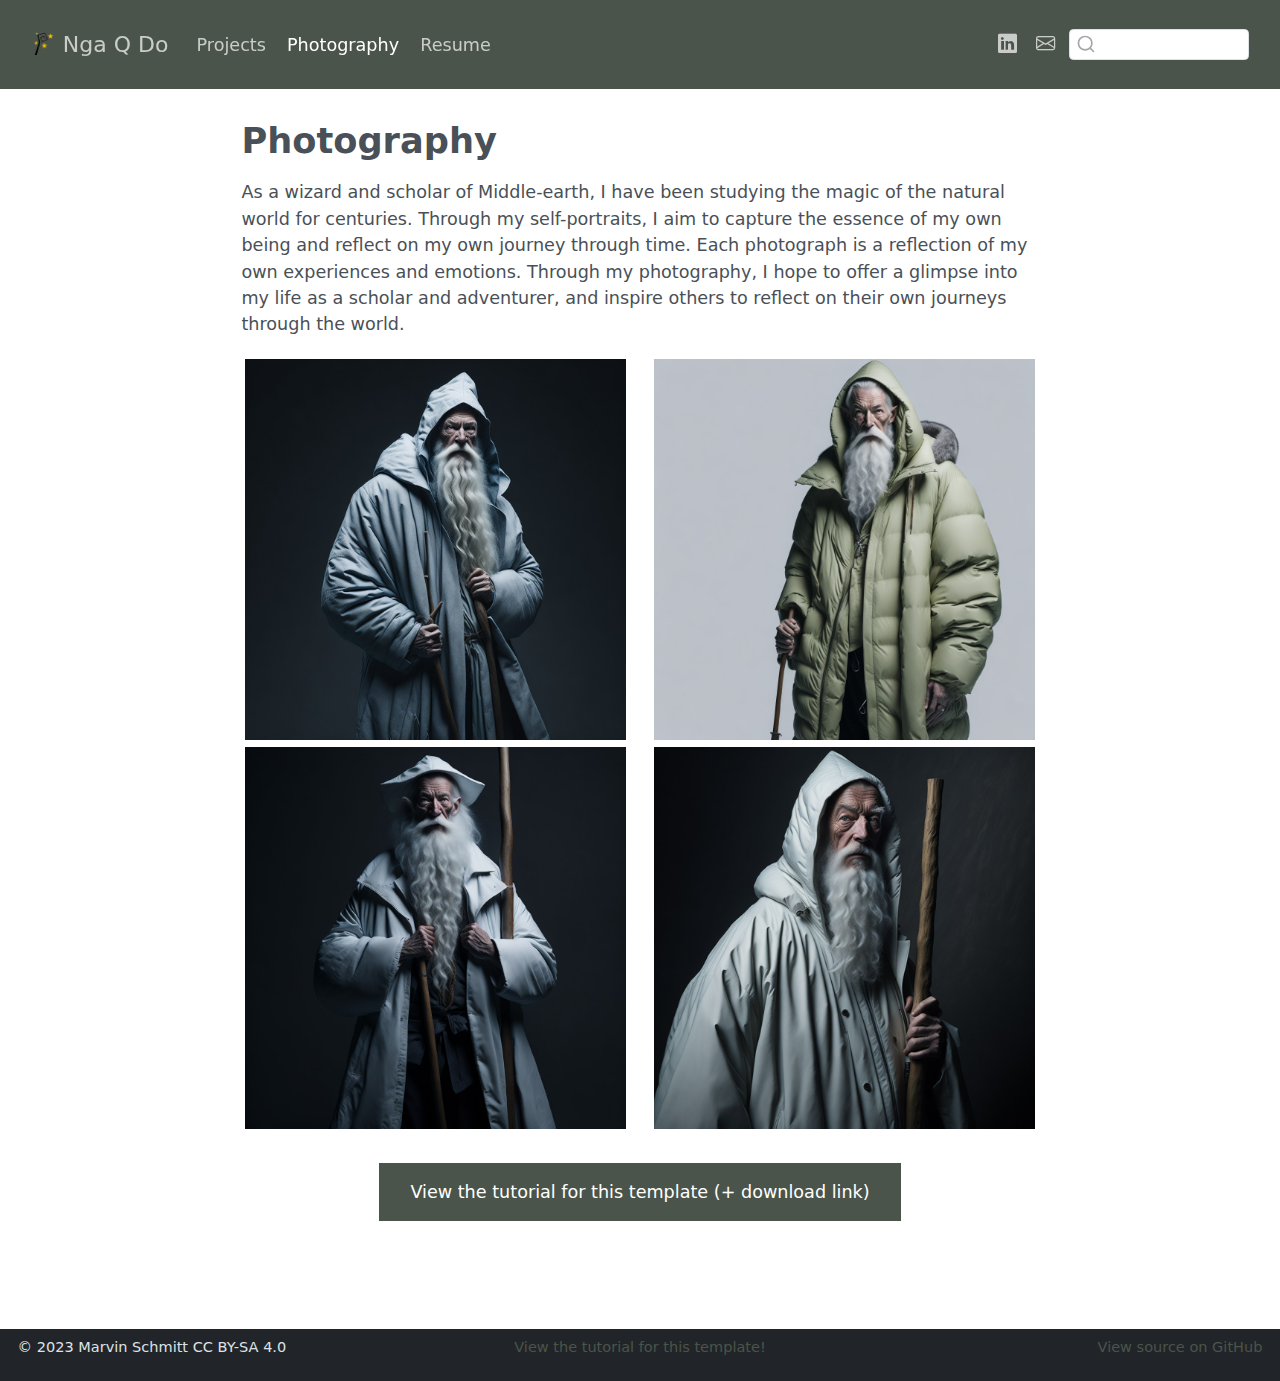
<file: quarto-website-template-main/docs/photography/index.html>
<!DOCTYPE html>
<html xmlns="http://www.w3.org/1999/xhtml" lang="en" xml:lang="en"><head>

<meta charset="utf-8">
<meta name="generator" content="quarto-1.5.57">

<meta name="viewport" content="width=device-width, initial-scale=1.0, user-scalable=yes">


<title>Photography – Nga Q Do</title>
<style>
code{white-space: pre-wrap;}
span.smallcaps{font-variant: small-caps;}
div.columns{display: flex; gap: min(4vw, 1.5em);}
div.column{flex: auto; overflow-x: auto;}
div.hanging-indent{margin-left: 1.5em; text-indent: -1.5em;}
ul.task-list{list-style: none;}
ul.task-list li input[type="checkbox"] {
  width: 0.8em;
  margin: 0 0.8em 0.2em -1em; /* quarto-specific, see https://github.com/quarto-dev/quarto-cli/issues/4556 */ 
  vertical-align: middle;
}
</style>


<script src="../site_libs/quarto-nav/quarto-nav.js"></script>
<script src="../site_libs/clipboard/clipboard.min.js"></script>
<script src="../site_libs/quarto-search/autocomplete.umd.js"></script>
<script src="../site_libs/quarto-search/fuse.min.js"></script>
<script src="../site_libs/quarto-search/quarto-search.js"></script>
<meta name="quarto:offset" content="../">
<link href="../img/favicon.png" rel="icon" type="image/png">
<script src="../site_libs/quarto-html/quarto.js"></script>
<script src="../site_libs/quarto-html/popper.min.js"></script>
<script src="../site_libs/quarto-html/tippy.umd.min.js"></script>
<script src="../site_libs/quarto-html/anchor.min.js"></script>
<link href="../site_libs/quarto-html/tippy.css" rel="stylesheet">
<link href="../site_libs/quarto-html/quarto-syntax-highlighting.css" rel="stylesheet" id="quarto-text-highlighting-styles">
<script src="../site_libs/bootstrap/bootstrap.min.js"></script>
<link href="../site_libs/bootstrap/bootstrap-icons.css" rel="stylesheet">
<link href="../site_libs/bootstrap/bootstrap.min.css" rel="stylesheet" id="quarto-bootstrap" data-mode="light">
<script id="quarto-search-options" type="application/json">{
  "location": "navbar",
  "copy-button": false,
  "collapse-after": 3,
  "panel-placement": "end",
  "type": "textbox",
  "limit": 50,
  "keyboard-shortcut": [
    "f",
    "/",
    "s"
  ],
  "language": {
    "search-no-results-text": "No results",
    "search-matching-documents-text": "matching documents",
    "search-copy-link-title": "Copy link to search",
    "search-hide-matches-text": "Hide additional matches",
    "search-more-match-text": "more match in this document",
    "search-more-matches-text": "more matches in this document",
    "search-clear-button-title": "Clear",
    "search-text-placeholder": "",
    "search-detached-cancel-button-title": "Cancel",
    "search-submit-button-title": "Submit",
    "search-label": "Search"
  }
}</script>


</head>

<body class="nav-fixed fullcontent">

<div id="quarto-search-results"></div>
  <header id="quarto-header" class="headroom fixed-top">
    <nav class="navbar navbar-expand-lg " data-bs-theme="dark">
      <div class="navbar-container container-fluid">
      <div class="navbar-brand-container mx-auto">
    <a href="../index.html" class="navbar-brand navbar-brand-logo">
    <img src="../img/logo.png" alt="" class="navbar-logo">
    </a>
    <a class="navbar-brand" href="../index.html">
    <span class="navbar-title">Nga Q Do</span>
    </a>
  </div>
            <div id="quarto-search" class="" title="Search"></div>
          <button class="navbar-toggler" type="button" data-bs-toggle="collapse" data-bs-target="#navbarCollapse" aria-controls="navbarCollapse" role="menu" aria-expanded="false" aria-label="Toggle navigation" onclick="if (window.quartoToggleHeadroom) { window.quartoToggleHeadroom(); }">
  <span class="navbar-toggler-icon"></span>
</button>
          <div class="collapse navbar-collapse" id="navbarCollapse">
            <ul class="navbar-nav navbar-nav-scroll me-auto">
  <li class="nav-item">
    <a class="nav-link" href="../projects/index.html"> 
<span class="menu-text">Projects</span></a>
  </li>  
  <li class="nav-item">
    <a class="nav-link active" href="../photography/index.html" aria-current="page"> 
<span class="menu-text">Photography</span></a>
  </li>  
  <li class="nav-item">
    <a class="nav-link" href="../cv/index.html"> 
<span class="menu-text">Resume</span></a>
  </li>  
</ul>
            <ul class="navbar-nav navbar-nav-scroll ms-auto">
  <li class="nav-item compact">
    <a class="nav-link" href="https://www.linkedin.com/in/ngadoq/"> <i class="bi bi-linkedin" role="img">
</i> 
<span class="menu-text"></span></a>
  </li>  
  <li class="nav-item compact">
    <a class="nav-link" href="mailto:ngadoq@gmail.com"> <i class="bi bi-envelope" role="img" aria-label="email">
</i> 
<span class="menu-text"></span></a>
  </li>  
</ul>
          </div> <!-- /navcollapse -->
            <div class="quarto-navbar-tools">
</div>
      </div> <!-- /container-fluid -->
    </nav>
</header>
<!-- content -->
<div id="quarto-content" class="quarto-container page-columns page-rows-contents page-layout-article page-navbar">
<!-- sidebar -->
<!-- margin-sidebar -->
    
<!-- main -->
<main class="content" id="quarto-document-content">

<header id="title-block-header" class="quarto-title-block default">
<div class="quarto-title">
<h1 class="title">Photography</h1>
</div>



<div class="quarto-title-meta">

    
  
    
  </div>
  


</header>


<p>As a wizard and scholar of Middle-earth, I have been studying the magic of the natural world for centuries. Through my self-portraits, I aim to capture the essence of my own being and reflect on my own journey through time. Each photograph is a reflection of my own experiences and emotions. Through my photography, I hope to offer a glimpse into my life as a scholar and adventurer, and inspire others to reflect on their own journeys through the world.</p>
<div>

</div>
<div class="quarto-layout-panel" data-layout-ncol="2">
<div class="quarto-layout-row">
<div class="quarto-layout-cell" style="flex-basis: 50.0%;justify-content: center;">
<p><img src="gandalf_image_1.jpg" class="img-fluid"></p>
</div>
<div class="quarto-layout-cell" style="flex-basis: 50.0%;justify-content: center;">
<p><img src="gandalf_image_2.jpg" class="img-fluid"></p>
</div>
</div>
<div class="quarto-layout-row">
<div class="quarto-layout-cell" style="flex-basis: 50.0%;justify-content: center;">
<p><img src="gandalf_image_3.jpg" class="img-fluid"></p>
</div>
<div class="quarto-layout-cell" style="flex-basis: 50.0%;justify-content: center;">
<p><img src="gandalf_image_4.jpg" class="img-fluid"></p>
</div>
</div>
</div>
<div style="margin: 30px; text-align: center;">
<a class="btn btn-primary" href="https://www.marvinschmitt.com/blog/website-tutorial-quarto/" role="button" target="_blank" style="padding: 15px 30px;">View the tutorial for this template (+ download link)</a>
</div>



</main> <!-- /main -->
<script id="quarto-html-after-body" type="application/javascript">
window.document.addEventListener("DOMContentLoaded", function (event) {
  const toggleBodyColorMode = (bsSheetEl) => {
    const mode = bsSheetEl.getAttribute("data-mode");
    const bodyEl = window.document.querySelector("body");
    if (mode === "dark") {
      bodyEl.classList.add("quarto-dark");
      bodyEl.classList.remove("quarto-light");
    } else {
      bodyEl.classList.add("quarto-light");
      bodyEl.classList.remove("quarto-dark");
    }
  }
  const toggleBodyColorPrimary = () => {
    const bsSheetEl = window.document.querySelector("link#quarto-bootstrap");
    if (bsSheetEl) {
      toggleBodyColorMode(bsSheetEl);
    }
  }
  toggleBodyColorPrimary();  
  const icon = "";
  const anchorJS = new window.AnchorJS();
  anchorJS.options = {
    placement: 'right',
    icon: icon
  };
  anchorJS.add('.anchored');
  const isCodeAnnotation = (el) => {
    for (const clz of el.classList) {
      if (clz.startsWith('code-annotation-')) {                     
        return true;
      }
    }
    return false;
  }
  const onCopySuccess = function(e) {
    // button target
    const button = e.trigger;
    // don't keep focus
    button.blur();
    // flash "checked"
    button.classList.add('code-copy-button-checked');
    var currentTitle = button.getAttribute("title");
    button.setAttribute("title", "Copied!");
    let tooltip;
    if (window.bootstrap) {
      button.setAttribute("data-bs-toggle", "tooltip");
      button.setAttribute("data-bs-placement", "left");
      button.setAttribute("data-bs-title", "Copied!");
      tooltip = new bootstrap.Tooltip(button, 
        { trigger: "manual", 
          customClass: "code-copy-button-tooltip",
          offset: [0, -8]});
      tooltip.show();    
    }
    setTimeout(function() {
      if (tooltip) {
        tooltip.hide();
        button.removeAttribute("data-bs-title");
        button.removeAttribute("data-bs-toggle");
        button.removeAttribute("data-bs-placement");
      }
      button.setAttribute("title", currentTitle);
      button.classList.remove('code-copy-button-checked');
    }, 1000);
    // clear code selection
    e.clearSelection();
  }
  const getTextToCopy = function(trigger) {
      const codeEl = trigger.previousElementSibling.cloneNode(true);
      for (const childEl of codeEl.children) {
        if (isCodeAnnotation(childEl)) {
          childEl.remove();
        }
      }
      return codeEl.innerText;
  }
  const clipboard = new window.ClipboardJS('.code-copy-button:not([data-in-quarto-modal])', {
    text: getTextToCopy
  });
  clipboard.on('success', onCopySuccess);
  if (window.document.getElementById('quarto-embedded-source-code-modal')) {
    // For code content inside modals, clipBoardJS needs to be initialized with a container option
    // TODO: Check when it could be a function (https://github.com/zenorocha/clipboard.js/issues/860)
    const clipboardModal = new window.ClipboardJS('.code-copy-button[data-in-quarto-modal]', {
      text: getTextToCopy,
      container: window.document.getElementById('quarto-embedded-source-code-modal')
    });
    clipboardModal.on('success', onCopySuccess);
  }
    var localhostRegex = new RegExp(/^(?:http|https):\/\/localhost\:?[0-9]*\//);
    var mailtoRegex = new RegExp(/^mailto:/);
      var filterRegex = new RegExp('/' + window.location.host + '/');
    var isInternal = (href) => {
        return filterRegex.test(href) || localhostRegex.test(href) || mailtoRegex.test(href);
    }
    // Inspect non-navigation links and adorn them if external
 	var links = window.document.querySelectorAll('a[href]:not(.nav-link):not(.navbar-brand):not(.toc-action):not(.sidebar-link):not(.sidebar-item-toggle):not(.pagination-link):not(.no-external):not([aria-hidden]):not(.dropdown-item):not(.quarto-navigation-tool):not(.about-link)');
    for (var i=0; i<links.length; i++) {
      const link = links[i];
      if (!isInternal(link.href)) {
        // undo the damage that might have been done by quarto-nav.js in the case of
        // links that we want to consider external
        if (link.dataset.originalHref !== undefined) {
          link.href = link.dataset.originalHref;
        }
      }
    }
  function tippyHover(el, contentFn, onTriggerFn, onUntriggerFn) {
    const config = {
      allowHTML: true,
      maxWidth: 500,
      delay: 100,
      arrow: false,
      appendTo: function(el) {
          return el.parentElement;
      },
      interactive: true,
      interactiveBorder: 10,
      theme: 'quarto',
      placement: 'bottom-start',
    };
    if (contentFn) {
      config.content = contentFn;
    }
    if (onTriggerFn) {
      config.onTrigger = onTriggerFn;
    }
    if (onUntriggerFn) {
      config.onUntrigger = onUntriggerFn;
    }
    window.tippy(el, config); 
  }
  const noterefs = window.document.querySelectorAll('a[role="doc-noteref"]');
  for (var i=0; i<noterefs.length; i++) {
    const ref = noterefs[i];
    tippyHover(ref, function() {
      // use id or data attribute instead here
      let href = ref.getAttribute('data-footnote-href') || ref.getAttribute('href');
      try { href = new URL(href).hash; } catch {}
      const id = href.replace(/^#\/?/, "");
      const note = window.document.getElementById(id);
      if (note) {
        return note.innerHTML;
      } else {
        return "";
      }
    });
  }
  const xrefs = window.document.querySelectorAll('a.quarto-xref');
  const processXRef = (id, note) => {
    // Strip column container classes
    const stripColumnClz = (el) => {
      el.classList.remove("page-full", "page-columns");
      if (el.children) {
        for (const child of el.children) {
          stripColumnClz(child);
        }
      }
    }
    stripColumnClz(note)
    if (id === null || id.startsWith('sec-')) {
      // Special case sections, only their first couple elements
      const container = document.createElement("div");
      if (note.children && note.children.length > 2) {
        container.appendChild(note.children[0].cloneNode(true));
        for (let i = 1; i < note.children.length; i++) {
          const child = note.children[i];
          if (child.tagName === "P" && child.innerText === "") {
            continue;
          } else {
            container.appendChild(child.cloneNode(true));
            break;
          }
        }
        if (window.Quarto?.typesetMath) {
          window.Quarto.typesetMath(container);
        }
        return container.innerHTML
      } else {
        if (window.Quarto?.typesetMath) {
          window.Quarto.typesetMath(note);
        }
        return note.innerHTML;
      }
    } else {
      // Remove any anchor links if they are present
      const anchorLink = note.querySelector('a.anchorjs-link');
      if (anchorLink) {
        anchorLink.remove();
      }
      if (window.Quarto?.typesetMath) {
        window.Quarto.typesetMath(note);
      }
      // TODO in 1.5, we should make sure this works without a callout special case
      if (note.classList.contains("callout")) {
        return note.outerHTML;
      } else {
        return note.innerHTML;
      }
    }
  }
  for (var i=0; i<xrefs.length; i++) {
    const xref = xrefs[i];
    tippyHover(xref, undefined, function(instance) {
      instance.disable();
      let url = xref.getAttribute('href');
      let hash = undefined; 
      if (url.startsWith('#')) {
        hash = url;
      } else {
        try { hash = new URL(url).hash; } catch {}
      }
      if (hash) {
        const id = hash.replace(/^#\/?/, "");
        const note = window.document.getElementById(id);
        if (note !== null) {
          try {
            const html = processXRef(id, note.cloneNode(true));
            instance.setContent(html);
          } finally {
            instance.enable();
            instance.show();
          }
        } else {
          // See if we can fetch this
          fetch(url.split('#')[0])
          .then(res => res.text())
          .then(html => {
            const parser = new DOMParser();
            const htmlDoc = parser.parseFromString(html, "text/html");
            const note = htmlDoc.getElementById(id);
            if (note !== null) {
              const html = processXRef(id, note);
              instance.setContent(html);
            } 
          }).finally(() => {
            instance.enable();
            instance.show();
          });
        }
      } else {
        // See if we can fetch a full url (with no hash to target)
        // This is a special case and we should probably do some content thinning / targeting
        fetch(url)
        .then(res => res.text())
        .then(html => {
          const parser = new DOMParser();
          const htmlDoc = parser.parseFromString(html, "text/html");
          const note = htmlDoc.querySelector('main.content');
          if (note !== null) {
            // This should only happen for chapter cross references
            // (since there is no id in the URL)
            // remove the first header
            if (note.children.length > 0 && note.children[0].tagName === "HEADER") {
              note.children[0].remove();
            }
            const html = processXRef(null, note);
            instance.setContent(html);
          } 
        }).finally(() => {
          instance.enable();
          instance.show();
        });
      }
    }, function(instance) {
    });
  }
      let selectedAnnoteEl;
      const selectorForAnnotation = ( cell, annotation) => {
        let cellAttr = 'data-code-cell="' + cell + '"';
        let lineAttr = 'data-code-annotation="' +  annotation + '"';
        const selector = 'span[' + cellAttr + '][' + lineAttr + ']';
        return selector;
      }
      const selectCodeLines = (annoteEl) => {
        const doc = window.document;
        const targetCell = annoteEl.getAttribute("data-target-cell");
        const targetAnnotation = annoteEl.getAttribute("data-target-annotation");
        const annoteSpan = window.document.querySelector(selectorForAnnotation(targetCell, targetAnnotation));
        const lines = annoteSpan.getAttribute("data-code-lines").split(",");
        const lineIds = lines.map((line) => {
          return targetCell + "-" + line;
        })
        let top = null;
        let height = null;
        let parent = null;
        if (lineIds.length > 0) {
            //compute the position of the single el (top and bottom and make a div)
            const el = window.document.getElementById(lineIds[0]);
            top = el.offsetTop;
            height = el.offsetHeight;
            parent = el.parentElement.parentElement;
          if (lineIds.length > 1) {
            const lastEl = window.document.getElementById(lineIds[lineIds.length - 1]);
            const bottom = lastEl.offsetTop + lastEl.offsetHeight;
            height = bottom - top;
          }
          if (top !== null && height !== null && parent !== null) {
            // cook up a div (if necessary) and position it 
            let div = window.document.getElementById("code-annotation-line-highlight");
            if (div === null) {
              div = window.document.createElement("div");
              div.setAttribute("id", "code-annotation-line-highlight");
              div.style.position = 'absolute';
              parent.appendChild(div);
            }
            div.style.top = top - 2 + "px";
            div.style.height = height + 4 + "px";
            div.style.left = 0;
            let gutterDiv = window.document.getElementById("code-annotation-line-highlight-gutter");
            if (gutterDiv === null) {
              gutterDiv = window.document.createElement("div");
              gutterDiv.setAttribute("id", "code-annotation-line-highlight-gutter");
              gutterDiv.style.position = 'absolute';
              const codeCell = window.document.getElementById(targetCell);
              const gutter = codeCell.querySelector('.code-annotation-gutter');
              gutter.appendChild(gutterDiv);
            }
            gutterDiv.style.top = top - 2 + "px";
            gutterDiv.style.height = height + 4 + "px";
          }
          selectedAnnoteEl = annoteEl;
        }
      };
      const unselectCodeLines = () => {
        const elementsIds = ["code-annotation-line-highlight", "code-annotation-line-highlight-gutter"];
        elementsIds.forEach((elId) => {
          const div = window.document.getElementById(elId);
          if (div) {
            div.remove();
          }
        });
        selectedAnnoteEl = undefined;
      };
        // Handle positioning of the toggle
    window.addEventListener(
      "resize",
      throttle(() => {
        elRect = undefined;
        if (selectedAnnoteEl) {
          selectCodeLines(selectedAnnoteEl);
        }
      }, 10)
    );
    function throttle(fn, ms) {
    let throttle = false;
    let timer;
      return (...args) => {
        if(!throttle) { // first call gets through
            fn.apply(this, args);
            throttle = true;
        } else { // all the others get throttled
            if(timer) clearTimeout(timer); // cancel #2
            timer = setTimeout(() => {
              fn.apply(this, args);
              timer = throttle = false;
            }, ms);
        }
      };
    }
      // Attach click handler to the DT
      const annoteDls = window.document.querySelectorAll('dt[data-target-cell]');
      for (const annoteDlNode of annoteDls) {
        annoteDlNode.addEventListener('click', (event) => {
          const clickedEl = event.target;
          if (clickedEl !== selectedAnnoteEl) {
            unselectCodeLines();
            const activeEl = window.document.querySelector('dt[data-target-cell].code-annotation-active');
            if (activeEl) {
              activeEl.classList.remove('code-annotation-active');
            }
            selectCodeLines(clickedEl);
            clickedEl.classList.add('code-annotation-active');
          } else {
            // Unselect the line
            unselectCodeLines();
            clickedEl.classList.remove('code-annotation-active');
          }
        });
      }
  const findCites = (el) => {
    const parentEl = el.parentElement;
    if (parentEl) {
      const cites = parentEl.dataset.cites;
      if (cites) {
        return {
          el,
          cites: cites.split(' ')
        };
      } else {
        return findCites(el.parentElement)
      }
    } else {
      return undefined;
    }
  };
  var bibliorefs = window.document.querySelectorAll('a[role="doc-biblioref"]');
  for (var i=0; i<bibliorefs.length; i++) {
    const ref = bibliorefs[i];
    const citeInfo = findCites(ref);
    if (citeInfo) {
      tippyHover(citeInfo.el, function() {
        var popup = window.document.createElement('div');
        citeInfo.cites.forEach(function(cite) {
          var citeDiv = window.document.createElement('div');
          citeDiv.classList.add('hanging-indent');
          citeDiv.classList.add('csl-entry');
          var biblioDiv = window.document.getElementById('ref-' + cite);
          if (biblioDiv) {
            citeDiv.innerHTML = biblioDiv.innerHTML;
          }
          popup.appendChild(citeDiv);
        });
        return popup.innerHTML;
      });
    }
  }
});
</script>
</div> <!-- /content -->
<footer class="footer">
  <div class="nav-footer">
    <div class="nav-footer-left">
<p><span class="faux-block">© 2023 Marvin Schmitt CC BY-SA 4.0</span></p>
</div>   
    <div class="nav-footer-center">
<p><span class="faux-block"><a href="https://www.marvinschmitt.com/blog/website-tutorial-quarto/">View the tutorial for this template!</a></span></p>
</div>
    <div class="nav-footer-right">
<p><span class="faux-block"><a href="https://github.com/marvinschmitt/quarto-website-template/">View source on GitHub</a></span></p>
</div>
  </div>
</footer>




</body></html>
</file>
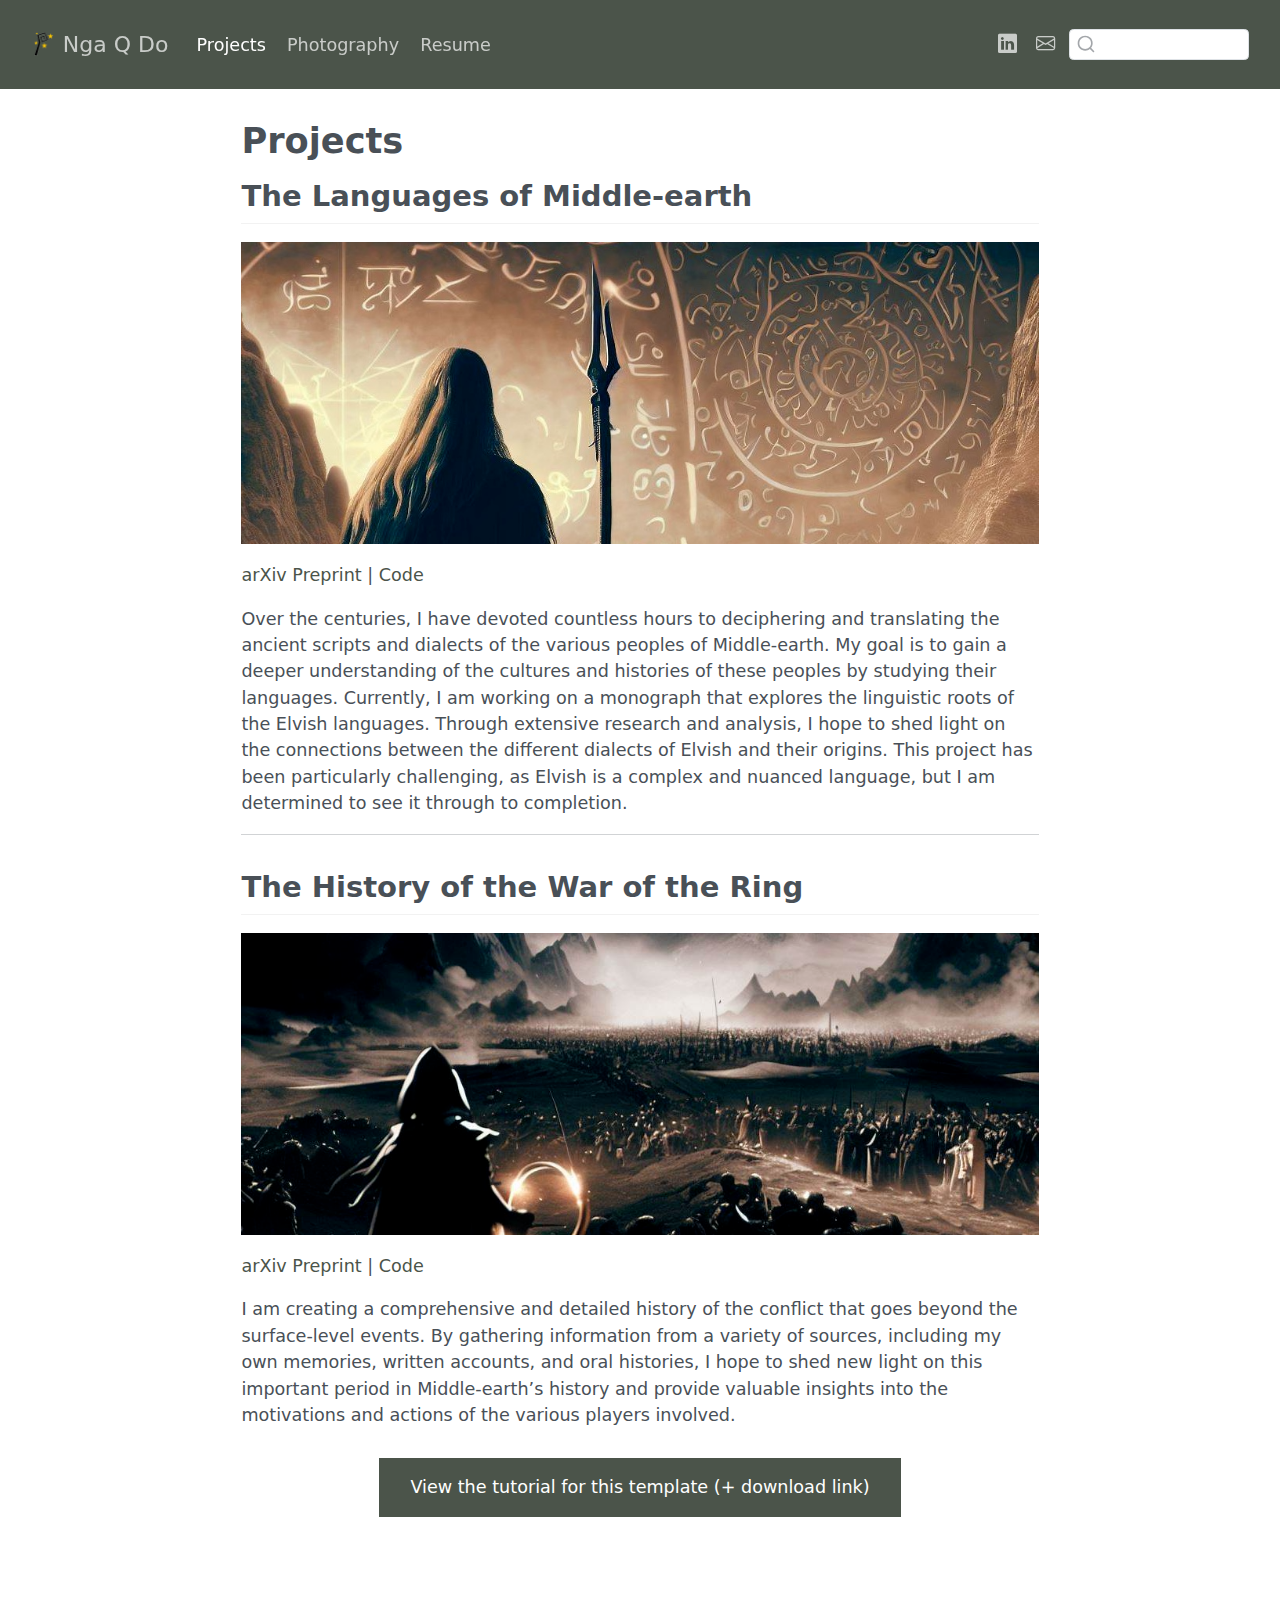
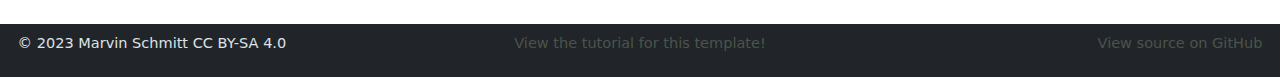
<file: quarto-website-template-main/docs/projects/index.html>
<!DOCTYPE html>
<html xmlns="http://www.w3.org/1999/xhtml" lang="en" xml:lang="en"><head>

<meta charset="utf-8">
<meta name="generator" content="quarto-1.5.57">

<meta name="viewport" content="width=device-width, initial-scale=1.0, user-scalable=yes">


<title>Projects – Nga Q Do</title>
<style>
code{white-space: pre-wrap;}
span.smallcaps{font-variant: small-caps;}
div.columns{display: flex; gap: min(4vw, 1.5em);}
div.column{flex: auto; overflow-x: auto;}
div.hanging-indent{margin-left: 1.5em; text-indent: -1.5em;}
ul.task-list{list-style: none;}
ul.task-list li input[type="checkbox"] {
  width: 0.8em;
  margin: 0 0.8em 0.2em -1em; /* quarto-specific, see https://github.com/quarto-dev/quarto-cli/issues/4556 */ 
  vertical-align: middle;
}
</style>


<script src="../site_libs/quarto-nav/quarto-nav.js"></script>
<script src="../site_libs/clipboard/clipboard.min.js"></script>
<script src="../site_libs/quarto-search/autocomplete.umd.js"></script>
<script src="../site_libs/quarto-search/fuse.min.js"></script>
<script src="../site_libs/quarto-search/quarto-search.js"></script>
<meta name="quarto:offset" content="../">
<link href="../img/favicon.png" rel="icon" type="image/png">
<script src="../site_libs/quarto-html/quarto.js"></script>
<script src="../site_libs/quarto-html/popper.min.js"></script>
<script src="../site_libs/quarto-html/tippy.umd.min.js"></script>
<script src="../site_libs/quarto-html/anchor.min.js"></script>
<link href="../site_libs/quarto-html/tippy.css" rel="stylesheet">
<link href="../site_libs/quarto-html/quarto-syntax-highlighting.css" rel="stylesheet" id="quarto-text-highlighting-styles">
<script src="../site_libs/bootstrap/bootstrap.min.js"></script>
<link href="../site_libs/bootstrap/bootstrap-icons.css" rel="stylesheet">
<link href="../site_libs/bootstrap/bootstrap.min.css" rel="stylesheet" id="quarto-bootstrap" data-mode="light">
<script id="quarto-search-options" type="application/json">{
  "location": "navbar",
  "copy-button": false,
  "collapse-after": 3,
  "panel-placement": "end",
  "type": "textbox",
  "limit": 50,
  "keyboard-shortcut": [
    "f",
    "/",
    "s"
  ],
  "language": {
    "search-no-results-text": "No results",
    "search-matching-documents-text": "matching documents",
    "search-copy-link-title": "Copy link to search",
    "search-hide-matches-text": "Hide additional matches",
    "search-more-match-text": "more match in this document",
    "search-more-matches-text": "more matches in this document",
    "search-clear-button-title": "Clear",
    "search-text-placeholder": "",
    "search-detached-cancel-button-title": "Cancel",
    "search-submit-button-title": "Submit",
    "search-label": "Search"
  }
}</script>


</head>

<body class="nav-fixed fullcontent">

<div id="quarto-search-results"></div>
  <header id="quarto-header" class="headroom fixed-top">
    <nav class="navbar navbar-expand-lg " data-bs-theme="dark">
      <div class="navbar-container container-fluid">
      <div class="navbar-brand-container mx-auto">
    <a href="../index.html" class="navbar-brand navbar-brand-logo">
    <img src="../img/logo.png" alt="" class="navbar-logo">
    </a>
    <a class="navbar-brand" href="../index.html">
    <span class="navbar-title">Nga Q Do</span>
    </a>
  </div>
            <div id="quarto-search" class="" title="Search"></div>
          <button class="navbar-toggler" type="button" data-bs-toggle="collapse" data-bs-target="#navbarCollapse" aria-controls="navbarCollapse" role="menu" aria-expanded="false" aria-label="Toggle navigation" onclick="if (window.quartoToggleHeadroom) { window.quartoToggleHeadroom(); }">
  <span class="navbar-toggler-icon"></span>
</button>
          <div class="collapse navbar-collapse" id="navbarCollapse">
            <ul class="navbar-nav navbar-nav-scroll me-auto">
  <li class="nav-item">
    <a class="nav-link active" href="../projects/index.html" aria-current="page"> 
<span class="menu-text">Projects</span></a>
  </li>  
  <li class="nav-item">
    <a class="nav-link" href="../photography/index.html"> 
<span class="menu-text">Photography</span></a>
  </li>  
  <li class="nav-item">
    <a class="nav-link" href="../cv/index.html"> 
<span class="menu-text">Resume</span></a>
  </li>  
</ul>
            <ul class="navbar-nav navbar-nav-scroll ms-auto">
  <li class="nav-item compact">
    <a class="nav-link" href="https://www.linkedin.com/in/ngadoq/"> <i class="bi bi-linkedin" role="img">
</i> 
<span class="menu-text"></span></a>
  </li>  
  <li class="nav-item compact">
    <a class="nav-link" href="mailto:ngadoq@gmail.com"> <i class="bi bi-envelope" role="img" aria-label="email">
</i> 
<span class="menu-text"></span></a>
  </li>  
</ul>
          </div> <!-- /navcollapse -->
            <div class="quarto-navbar-tools">
</div>
      </div> <!-- /container-fluid -->
    </nav>
</header>
<!-- content -->
<div id="quarto-content" class="quarto-container page-columns page-rows-contents page-layout-article page-navbar">
<!-- sidebar -->
<!-- margin-sidebar -->
    
<!-- main -->
<main class="content" id="quarto-document-content">

<header id="title-block-header" class="quarto-title-block default">
<div class="quarto-title">
<h1 class="title">Projects</h1>
</div>



<div class="quarto-title-meta">

    
  
    
  </div>
  


</header>


<section id="the-languages-of-middle-earth" class="level2">
<h2 class="anchored" data-anchor-id="the-languages-of-middle-earth">The Languages of Middle-earth</h2>
<p><img src="project_1_banner.png" style="height: 100%; width: 100%; object-fit: contain" onclick="window.open('https://arxiv.org/abs/2210.07278', 'blank');"></p>
<p><a href="https://arxiv.org/abs/2210.07278" target="_blank">arXiv Preprint</a> | <a href="https://github.com/marvinschmitt/MetaUncertaintyPaper" target="_blank">Code</a><br></p>
<p>Over the centuries, I have devoted countless hours to deciphering and translating the ancient scripts and dialects of the various peoples of Middle-earth. My goal is to gain a deeper understanding of the cultures and histories of these peoples by studying their languages. Currently, I am working on a monograph that explores the linguistic roots of the Elvish languages. Through extensive research and analysis, I hope to shed light on the connections between the different dialects of Elvish and their origins. This project has been particularly challenging, as Elvish is a complex and nuanced language, but I am determined to see it through to completion.</p>
<hr>
</section>
<section id="the-history-of-the-war-of-the-ring" class="level2">
<h2 class="anchored" data-anchor-id="the-history-of-the-war-of-the-ring">The History of the War of the Ring</h2>
<p><img src="project_2_banner.png" style="height: 100%; width: 100%; object-fit: contain" onclick="window.open('https://arxiv.org/abs/2112.08866', 'blank');"></p>
<p><a href="https://arxiv.org/abs/2112.08866" target="_blank">arXiv Preprint</a> | <a href="https://github.com/marvinschmitt/ModelMisspecificationBF" target="_blank">Code</a><br></p>
<p>I am creating a comprehensive and detailed history of the conflict that goes beyond the surface-level events. By gathering information from a variety of sources, including my own memories, written accounts, and oral histories, I hope to shed new light on this important period in Middle-earth’s history and provide valuable insights into the motivations and actions of the various players involved.</p>
<div style="margin: 30px; text-align: center;">
<a class="btn btn-primary" href="https://www.marvinschmitt.com/blog/website-tutorial-quarto/" role="button" target="_blank" style="padding: 15px 30px;">View the tutorial for this template (+ download link)</a>
</div>


</section>

</main> <!-- /main -->
<script id="quarto-html-after-body" type="application/javascript">
window.document.addEventListener("DOMContentLoaded", function (event) {
  const toggleBodyColorMode = (bsSheetEl) => {
    const mode = bsSheetEl.getAttribute("data-mode");
    const bodyEl = window.document.querySelector("body");
    if (mode === "dark") {
      bodyEl.classList.add("quarto-dark");
      bodyEl.classList.remove("quarto-light");
    } else {
      bodyEl.classList.add("quarto-light");
      bodyEl.classList.remove("quarto-dark");
    }
  }
  const toggleBodyColorPrimary = () => {
    const bsSheetEl = window.document.querySelector("link#quarto-bootstrap");
    if (bsSheetEl) {
      toggleBodyColorMode(bsSheetEl);
    }
  }
  toggleBodyColorPrimary();  
  const icon = "";
  const anchorJS = new window.AnchorJS();
  anchorJS.options = {
    placement: 'right',
    icon: icon
  };
  anchorJS.add('.anchored');
  const isCodeAnnotation = (el) => {
    for (const clz of el.classList) {
      if (clz.startsWith('code-annotation-')) {                     
        return true;
      }
    }
    return false;
  }
  const onCopySuccess = function(e) {
    // button target
    const button = e.trigger;
    // don't keep focus
    button.blur();
    // flash "checked"
    button.classList.add('code-copy-button-checked');
    var currentTitle = button.getAttribute("title");
    button.setAttribute("title", "Copied!");
    let tooltip;
    if (window.bootstrap) {
      button.setAttribute("data-bs-toggle", "tooltip");
      button.setAttribute("data-bs-placement", "left");
      button.setAttribute("data-bs-title", "Copied!");
      tooltip = new bootstrap.Tooltip(button, 
        { trigger: "manual", 
          customClass: "code-copy-button-tooltip",
          offset: [0, -8]});
      tooltip.show();    
    }
    setTimeout(function() {
      if (tooltip) {
        tooltip.hide();
        button.removeAttribute("data-bs-title");
        button.removeAttribute("data-bs-toggle");
        button.removeAttribute("data-bs-placement");
      }
      button.setAttribute("title", currentTitle);
      button.classList.remove('code-copy-button-checked');
    }, 1000);
    // clear code selection
    e.clearSelection();
  }
  const getTextToCopy = function(trigger) {
      const codeEl = trigger.previousElementSibling.cloneNode(true);
      for (const childEl of codeEl.children) {
        if (isCodeAnnotation(childEl)) {
          childEl.remove();
        }
      }
      return codeEl.innerText;
  }
  const clipboard = new window.ClipboardJS('.code-copy-button:not([data-in-quarto-modal])', {
    text: getTextToCopy
  });
  clipboard.on('success', onCopySuccess);
  if (window.document.getElementById('quarto-embedded-source-code-modal')) {
    // For code content inside modals, clipBoardJS needs to be initialized with a container option
    // TODO: Check when it could be a function (https://github.com/zenorocha/clipboard.js/issues/860)
    const clipboardModal = new window.ClipboardJS('.code-copy-button[data-in-quarto-modal]', {
      text: getTextToCopy,
      container: window.document.getElementById('quarto-embedded-source-code-modal')
    });
    clipboardModal.on('success', onCopySuccess);
  }
    var localhostRegex = new RegExp(/^(?:http|https):\/\/localhost\:?[0-9]*\//);
    var mailtoRegex = new RegExp(/^mailto:/);
      var filterRegex = new RegExp('/' + window.location.host + '/');
    var isInternal = (href) => {
        return filterRegex.test(href) || localhostRegex.test(href) || mailtoRegex.test(href);
    }
    // Inspect non-navigation links and adorn them if external
 	var links = window.document.querySelectorAll('a[href]:not(.nav-link):not(.navbar-brand):not(.toc-action):not(.sidebar-link):not(.sidebar-item-toggle):not(.pagination-link):not(.no-external):not([aria-hidden]):not(.dropdown-item):not(.quarto-navigation-tool):not(.about-link)');
    for (var i=0; i<links.length; i++) {
      const link = links[i];
      if (!isInternal(link.href)) {
        // undo the damage that might have been done by quarto-nav.js in the case of
        // links that we want to consider external
        if (link.dataset.originalHref !== undefined) {
          link.href = link.dataset.originalHref;
        }
      }
    }
  function tippyHover(el, contentFn, onTriggerFn, onUntriggerFn) {
    const config = {
      allowHTML: true,
      maxWidth: 500,
      delay: 100,
      arrow: false,
      appendTo: function(el) {
          return el.parentElement;
      },
      interactive: true,
      interactiveBorder: 10,
      theme: 'quarto',
      placement: 'bottom-start',
    };
    if (contentFn) {
      config.content = contentFn;
    }
    if (onTriggerFn) {
      config.onTrigger = onTriggerFn;
    }
    if (onUntriggerFn) {
      config.onUntrigger = onUntriggerFn;
    }
    window.tippy(el, config); 
  }
  const noterefs = window.document.querySelectorAll('a[role="doc-noteref"]');
  for (var i=0; i<noterefs.length; i++) {
    const ref = noterefs[i];
    tippyHover(ref, function() {
      // use id or data attribute instead here
      let href = ref.getAttribute('data-footnote-href') || ref.getAttribute('href');
      try { href = new URL(href).hash; } catch {}
      const id = href.replace(/^#\/?/, "");
      const note = window.document.getElementById(id);
      if (note) {
        return note.innerHTML;
      } else {
        return "";
      }
    });
  }
  const xrefs = window.document.querySelectorAll('a.quarto-xref');
  const processXRef = (id, note) => {
    // Strip column container classes
    const stripColumnClz = (el) => {
      el.classList.remove("page-full", "page-columns");
      if (el.children) {
        for (const child of el.children) {
          stripColumnClz(child);
        }
      }
    }
    stripColumnClz(note)
    if (id === null || id.startsWith('sec-')) {
      // Special case sections, only their first couple elements
      const container = document.createElement("div");
      if (note.children && note.children.length > 2) {
        container.appendChild(note.children[0].cloneNode(true));
        for (let i = 1; i < note.children.length; i++) {
          const child = note.children[i];
          if (child.tagName === "P" && child.innerText === "") {
            continue;
          } else {
            container.appendChild(child.cloneNode(true));
            break;
          }
        }
        if (window.Quarto?.typesetMath) {
          window.Quarto.typesetMath(container);
        }
        return container.innerHTML
      } else {
        if (window.Quarto?.typesetMath) {
          window.Quarto.typesetMath(note);
        }
        return note.innerHTML;
      }
    } else {
      // Remove any anchor links if they are present
      const anchorLink = note.querySelector('a.anchorjs-link');
      if (anchorLink) {
        anchorLink.remove();
      }
      if (window.Quarto?.typesetMath) {
        window.Quarto.typesetMath(note);
      }
      // TODO in 1.5, we should make sure this works without a callout special case
      if (note.classList.contains("callout")) {
        return note.outerHTML;
      } else {
        return note.innerHTML;
      }
    }
  }
  for (var i=0; i<xrefs.length; i++) {
    const xref = xrefs[i];
    tippyHover(xref, undefined, function(instance) {
      instance.disable();
      let url = xref.getAttribute('href');
      let hash = undefined; 
      if (url.startsWith('#')) {
        hash = url;
      } else {
        try { hash = new URL(url).hash; } catch {}
      }
      if (hash) {
        const id = hash.replace(/^#\/?/, "");
        const note = window.document.getElementById(id);
        if (note !== null) {
          try {
            const html = processXRef(id, note.cloneNode(true));
            instance.setContent(html);
          } finally {
            instance.enable();
            instance.show();
          }
        } else {
          // See if we can fetch this
          fetch(url.split('#')[0])
          .then(res => res.text())
          .then(html => {
            const parser = new DOMParser();
            const htmlDoc = parser.parseFromString(html, "text/html");
            const note = htmlDoc.getElementById(id);
            if (note !== null) {
              const html = processXRef(id, note);
              instance.setContent(html);
            } 
          }).finally(() => {
            instance.enable();
            instance.show();
          });
        }
      } else {
        // See if we can fetch a full url (with no hash to target)
        // This is a special case and we should probably do some content thinning / targeting
        fetch(url)
        .then(res => res.text())
        .then(html => {
          const parser = new DOMParser();
          const htmlDoc = parser.parseFromString(html, "text/html");
          const note = htmlDoc.querySelector('main.content');
          if (note !== null) {
            // This should only happen for chapter cross references
            // (since there is no id in the URL)
            // remove the first header
            if (note.children.length > 0 && note.children[0].tagName === "HEADER") {
              note.children[0].remove();
            }
            const html = processXRef(null, note);
            instance.setContent(html);
          } 
        }).finally(() => {
          instance.enable();
          instance.show();
        });
      }
    }, function(instance) {
    });
  }
      let selectedAnnoteEl;
      const selectorForAnnotation = ( cell, annotation) => {
        let cellAttr = 'data-code-cell="' + cell + '"';
        let lineAttr = 'data-code-annotation="' +  annotation + '"';
        const selector = 'span[' + cellAttr + '][' + lineAttr + ']';
        return selector;
      }
      const selectCodeLines = (annoteEl) => {
        const doc = window.document;
        const targetCell = annoteEl.getAttribute("data-target-cell");
        const targetAnnotation = annoteEl.getAttribute("data-target-annotation");
        const annoteSpan = window.document.querySelector(selectorForAnnotation(targetCell, targetAnnotation));
        const lines = annoteSpan.getAttribute("data-code-lines").split(",");
        const lineIds = lines.map((line) => {
          return targetCell + "-" + line;
        })
        let top = null;
        let height = null;
        let parent = null;
        if (lineIds.length > 0) {
            //compute the position of the single el (top and bottom and make a div)
            const el = window.document.getElementById(lineIds[0]);
            top = el.offsetTop;
            height = el.offsetHeight;
            parent = el.parentElement.parentElement;
          if (lineIds.length > 1) {
            const lastEl = window.document.getElementById(lineIds[lineIds.length - 1]);
            const bottom = lastEl.offsetTop + lastEl.offsetHeight;
            height = bottom - top;
          }
          if (top !== null && height !== null && parent !== null) {
            // cook up a div (if necessary) and position it 
            let div = window.document.getElementById("code-annotation-line-highlight");
            if (div === null) {
              div = window.document.createElement("div");
              div.setAttribute("id", "code-annotation-line-highlight");
              div.style.position = 'absolute';
              parent.appendChild(div);
            }
            div.style.top = top - 2 + "px";
            div.style.height = height + 4 + "px";
            div.style.left = 0;
            let gutterDiv = window.document.getElementById("code-annotation-line-highlight-gutter");
            if (gutterDiv === null) {
              gutterDiv = window.document.createElement("div");
              gutterDiv.setAttribute("id", "code-annotation-line-highlight-gutter");
              gutterDiv.style.position = 'absolute';
              const codeCell = window.document.getElementById(targetCell);
              const gutter = codeCell.querySelector('.code-annotation-gutter');
              gutter.appendChild(gutterDiv);
            }
            gutterDiv.style.top = top - 2 + "px";
            gutterDiv.style.height = height + 4 + "px";
          }
          selectedAnnoteEl = annoteEl;
        }
      };
      const unselectCodeLines = () => {
        const elementsIds = ["code-annotation-line-highlight", "code-annotation-line-highlight-gutter"];
        elementsIds.forEach((elId) => {
          const div = window.document.getElementById(elId);
          if (div) {
            div.remove();
          }
        });
        selectedAnnoteEl = undefined;
      };
        // Handle positioning of the toggle
    window.addEventListener(
      "resize",
      throttle(() => {
        elRect = undefined;
        if (selectedAnnoteEl) {
          selectCodeLines(selectedAnnoteEl);
        }
      }, 10)
    );
    function throttle(fn, ms) {
    let throttle = false;
    let timer;
      return (...args) => {
        if(!throttle) { // first call gets through
            fn.apply(this, args);
            throttle = true;
        } else { // all the others get throttled
            if(timer) clearTimeout(timer); // cancel #2
            timer = setTimeout(() => {
              fn.apply(this, args);
              timer = throttle = false;
            }, ms);
        }
      };
    }
      // Attach click handler to the DT
      const annoteDls = window.document.querySelectorAll('dt[data-target-cell]');
      for (const annoteDlNode of annoteDls) {
        annoteDlNode.addEventListener('click', (event) => {
          const clickedEl = event.target;
          if (clickedEl !== selectedAnnoteEl) {
            unselectCodeLines();
            const activeEl = window.document.querySelector('dt[data-target-cell].code-annotation-active');
            if (activeEl) {
              activeEl.classList.remove('code-annotation-active');
            }
            selectCodeLines(clickedEl);
            clickedEl.classList.add('code-annotation-active');
          } else {
            // Unselect the line
            unselectCodeLines();
            clickedEl.classList.remove('code-annotation-active');
          }
        });
      }
  const findCites = (el) => {
    const parentEl = el.parentElement;
    if (parentEl) {
      const cites = parentEl.dataset.cites;
      if (cites) {
        return {
          el,
          cites: cites.split(' ')
        };
      } else {
        return findCites(el.parentElement)
      }
    } else {
      return undefined;
    }
  };
  var bibliorefs = window.document.querySelectorAll('a[role="doc-biblioref"]');
  for (var i=0; i<bibliorefs.length; i++) {
    const ref = bibliorefs[i];
    const citeInfo = findCites(ref);
    if (citeInfo) {
      tippyHover(citeInfo.el, function() {
        var popup = window.document.createElement('div');
        citeInfo.cites.forEach(function(cite) {
          var citeDiv = window.document.createElement('div');
          citeDiv.classList.add('hanging-indent');
          citeDiv.classList.add('csl-entry');
          var biblioDiv = window.document.getElementById('ref-' + cite);
          if (biblioDiv) {
            citeDiv.innerHTML = biblioDiv.innerHTML;
          }
          popup.appendChild(citeDiv);
        });
        return popup.innerHTML;
      });
    }
  }
});
</script>
</div> <!-- /content -->
<footer class="footer">
  <div class="nav-footer">
    <div class="nav-footer-left">
<p><span class="faux-block">© 2023 Marvin Schmitt CC BY-SA 4.0</span></p>
</div>   
    <div class="nav-footer-center">
<p><span class="faux-block"><a href="https://www.marvinschmitt.com/blog/website-tutorial-quarto/">View the tutorial for this template!</a></span></p>
</div>
    <div class="nav-footer-right">
<p><span class="faux-block"><a href="https://github.com/marvinschmitt/quarto-website-template/">View source on GitHub</a></span></p>
</div>
  </div>
</footer>




</body></html>
</file>
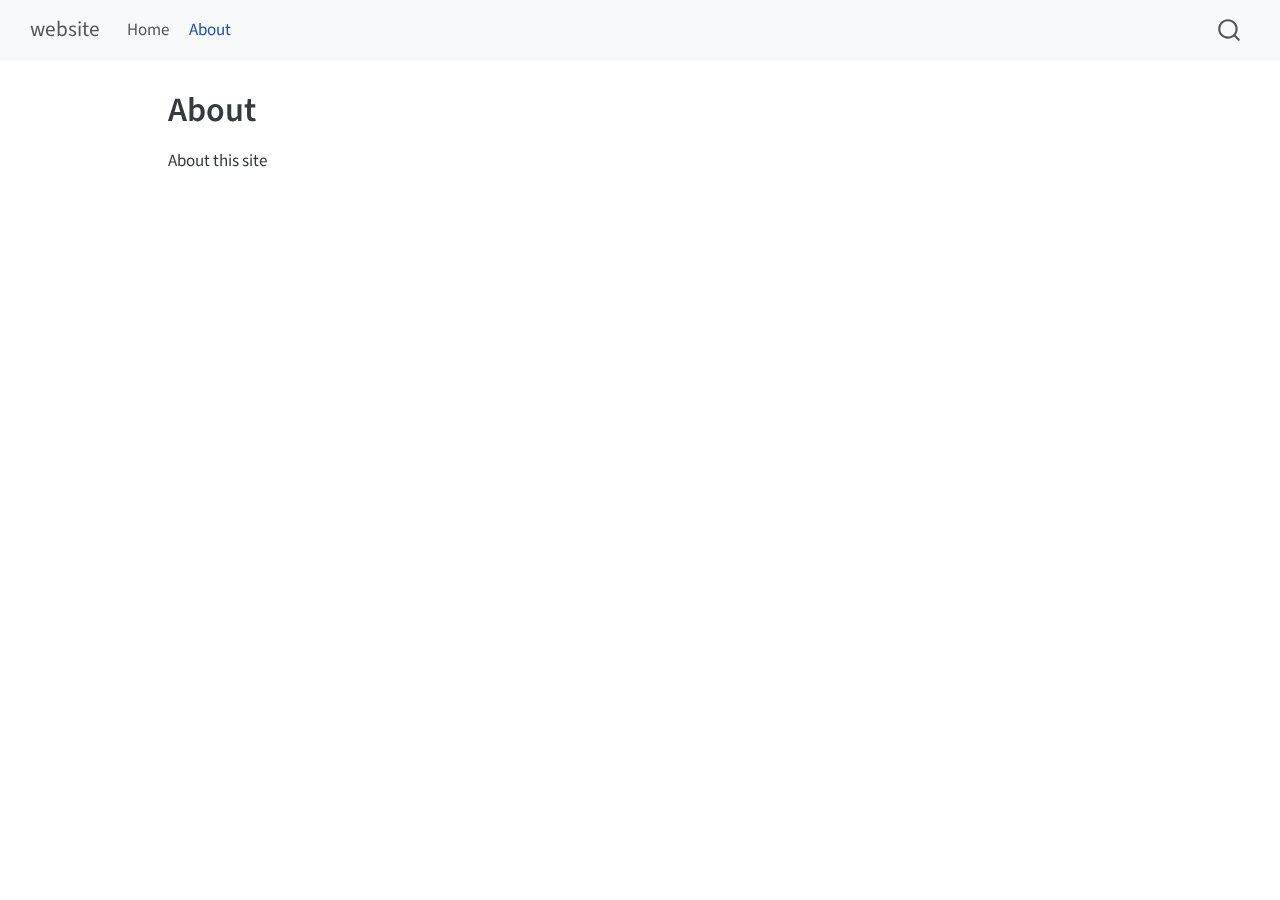
<file: website/_site/about.html>
<!DOCTYPE html>
<html xmlns="http://www.w3.org/1999/xhtml" lang="en" xml:lang="en"><head>

<meta charset="utf-8">
<meta name="generator" content="quarto-1.5.57">

<meta name="viewport" content="width=device-width, initial-scale=1.0, user-scalable=yes">


<title>About – website</title>
<style>
code{white-space: pre-wrap;}
span.smallcaps{font-variant: small-caps;}
div.columns{display: flex; gap: min(4vw, 1.5em);}
div.column{flex: auto; overflow-x: auto;}
div.hanging-indent{margin-left: 1.5em; text-indent: -1.5em;}
ul.task-list{list-style: none;}
ul.task-list li input[type="checkbox"] {
  width: 0.8em;
  margin: 0 0.8em 0.2em -1em; /* quarto-specific, see https://github.com/quarto-dev/quarto-cli/issues/4556 */ 
  vertical-align: middle;
}
</style>


<script src="site_libs/quarto-nav/quarto-nav.js"></script>
<script src="site_libs/quarto-nav/headroom.min.js"></script>
<script src="site_libs/clipboard/clipboard.min.js"></script>
<script src="site_libs/quarto-search/autocomplete.umd.js"></script>
<script src="site_libs/quarto-search/fuse.min.js"></script>
<script src="site_libs/quarto-search/quarto-search.js"></script>
<meta name="quarto:offset" content="./">
<script src="site_libs/quarto-html/quarto.js"></script>
<script src="site_libs/quarto-html/popper.min.js"></script>
<script src="site_libs/quarto-html/tippy.umd.min.js"></script>
<script src="site_libs/quarto-html/anchor.min.js"></script>
<link href="site_libs/quarto-html/tippy.css" rel="stylesheet">
<link href="site_libs/quarto-html/quarto-syntax-highlighting.css" rel="stylesheet" id="quarto-text-highlighting-styles">
<script src="site_libs/bootstrap/bootstrap.min.js"></script>
<link href="site_libs/bootstrap/bootstrap-icons.css" rel="stylesheet">
<link href="site_libs/bootstrap/bootstrap.min.css" rel="stylesheet" id="quarto-bootstrap" data-mode="light">
<script id="quarto-search-options" type="application/json">{
  "location": "navbar",
  "copy-button": false,
  "collapse-after": 3,
  "panel-placement": "end",
  "type": "overlay",
  "limit": 50,
  "keyboard-shortcut": [
    "f",
    "/",
    "s"
  ],
  "show-item-context": false,
  "language": {
    "search-no-results-text": "No results",
    "search-matching-documents-text": "matching documents",
    "search-copy-link-title": "Copy link to search",
    "search-hide-matches-text": "Hide additional matches",
    "search-more-match-text": "more match in this document",
    "search-more-matches-text": "more matches in this document",
    "search-clear-button-title": "Clear",
    "search-text-placeholder": "",
    "search-detached-cancel-button-title": "Cancel",
    "search-submit-button-title": "Submit",
    "search-label": "Search"
  }
}</script>


<link rel="stylesheet" href="styles.css">
</head>

<body class="nav-fixed">

<div id="quarto-search-results"></div>
  <header id="quarto-header" class="headroom fixed-top">
    <nav class="navbar navbar-expand-lg " data-bs-theme="dark">
      <div class="navbar-container container-fluid">
      <div class="navbar-brand-container mx-auto">
    <a class="navbar-brand" href="./index.html">
    <span class="navbar-title">website</span>
    </a>
  </div>
            <div id="quarto-search" class="" title="Search"></div>
          <button class="navbar-toggler" type="button" data-bs-toggle="collapse" data-bs-target="#navbarCollapse" aria-controls="navbarCollapse" role="menu" aria-expanded="false" aria-label="Toggle navigation" onclick="if (window.quartoToggleHeadroom) { window.quartoToggleHeadroom(); }">
  <span class="navbar-toggler-icon"></span>
</button>
          <div class="collapse navbar-collapse" id="navbarCollapse">
            <ul class="navbar-nav navbar-nav-scroll me-auto">
  <li class="nav-item">
    <a class="nav-link" href="./index.html"> 
<span class="menu-text">Home</span></a>
  </li>  
  <li class="nav-item">
    <a class="nav-link active" href="./about.html" aria-current="page"> 
<span class="menu-text">About</span></a>
  </li>  
</ul>
          </div> <!-- /navcollapse -->
            <div class="quarto-navbar-tools">
</div>
      </div> <!-- /container-fluid -->
    </nav>
</header>
<!-- content -->
<div id="quarto-content" class="quarto-container page-columns page-rows-contents page-layout-article page-navbar">
<!-- sidebar -->
<!-- margin-sidebar -->
    <div id="quarto-margin-sidebar" class="sidebar margin-sidebar zindex-bottom">
        
    </div>
<!-- main -->
<main class="content" id="quarto-document-content">

<header id="title-block-header" class="quarto-title-block default">
<div class="quarto-title">
<h1 class="title">About</h1>
</div>



<div class="quarto-title-meta">

    
  
    
  </div>
  


</header>


<p>About this site</p>



</main> <!-- /main -->
<script id="quarto-html-after-body" type="application/javascript">
window.document.addEventListener("DOMContentLoaded", function (event) {
  const toggleBodyColorMode = (bsSheetEl) => {
    const mode = bsSheetEl.getAttribute("data-mode");
    const bodyEl = window.document.querySelector("body");
    if (mode === "dark") {
      bodyEl.classList.add("quarto-dark");
      bodyEl.classList.remove("quarto-light");
    } else {
      bodyEl.classList.add("quarto-light");
      bodyEl.classList.remove("quarto-dark");
    }
  }
  const toggleBodyColorPrimary = () => {
    const bsSheetEl = window.document.querySelector("link#quarto-bootstrap");
    if (bsSheetEl) {
      toggleBodyColorMode(bsSheetEl);
    }
  }
  toggleBodyColorPrimary();  
  const icon = "";
  const anchorJS = new window.AnchorJS();
  anchorJS.options = {
    placement: 'right',
    icon: icon
  };
  anchorJS.add('.anchored');
  const isCodeAnnotation = (el) => {
    for (const clz of el.classList) {
      if (clz.startsWith('code-annotation-')) {                     
        return true;
      }
    }
    return false;
  }
  const onCopySuccess = function(e) {
    // button target
    const button = e.trigger;
    // don't keep focus
    button.blur();
    // flash "checked"
    button.classList.add('code-copy-button-checked');
    var currentTitle = button.getAttribute("title");
    button.setAttribute("title", "Copied!");
    let tooltip;
    if (window.bootstrap) {
      button.setAttribute("data-bs-toggle", "tooltip");
      button.setAttribute("data-bs-placement", "left");
      button.setAttribute("data-bs-title", "Copied!");
      tooltip = new bootstrap.Tooltip(button, 
        { trigger: "manual", 
          customClass: "code-copy-button-tooltip",
          offset: [0, -8]});
      tooltip.show();    
    }
    setTimeout(function() {
      if (tooltip) {
        tooltip.hide();
        button.removeAttribute("data-bs-title");
        button.removeAttribute("data-bs-toggle");
        button.removeAttribute("data-bs-placement");
      }
      button.setAttribute("title", currentTitle);
      button.classList.remove('code-copy-button-checked');
    }, 1000);
    // clear code selection
    e.clearSelection();
  }
  const getTextToCopy = function(trigger) {
      const codeEl = trigger.previousElementSibling.cloneNode(true);
      for (const childEl of codeEl.children) {
        if (isCodeAnnotation(childEl)) {
          childEl.remove();
        }
      }
      return codeEl.innerText;
  }
  const clipboard = new window.ClipboardJS('.code-copy-button:not([data-in-quarto-modal])', {
    text: getTextToCopy
  });
  clipboard.on('success', onCopySuccess);
  if (window.document.getElementById('quarto-embedded-source-code-modal')) {
    // For code content inside modals, clipBoardJS needs to be initialized with a container option
    // TODO: Check when it could be a function (https://github.com/zenorocha/clipboard.js/issues/860)
    const clipboardModal = new window.ClipboardJS('.code-copy-button[data-in-quarto-modal]', {
      text: getTextToCopy,
      container: window.document.getElementById('quarto-embedded-source-code-modal')
    });
    clipboardModal.on('success', onCopySuccess);
  }
    var localhostRegex = new RegExp(/^(?:http|https):\/\/localhost\:?[0-9]*\//);
    var mailtoRegex = new RegExp(/^mailto:/);
      var filterRegex = new RegExp('/' + window.location.host + '/');
    var isInternal = (href) => {
        return filterRegex.test(href) || localhostRegex.test(href) || mailtoRegex.test(href);
    }
    // Inspect non-navigation links and adorn them if external
 	var links = window.document.querySelectorAll('a[href]:not(.nav-link):not(.navbar-brand):not(.toc-action):not(.sidebar-link):not(.sidebar-item-toggle):not(.pagination-link):not(.no-external):not([aria-hidden]):not(.dropdown-item):not(.quarto-navigation-tool):not(.about-link)');
    for (var i=0; i<links.length; i++) {
      const link = links[i];
      if (!isInternal(link.href)) {
        // undo the damage that might have been done by quarto-nav.js in the case of
        // links that we want to consider external
        if (link.dataset.originalHref !== undefined) {
          link.href = link.dataset.originalHref;
        }
      }
    }
  function tippyHover(el, contentFn, onTriggerFn, onUntriggerFn) {
    const config = {
      allowHTML: true,
      maxWidth: 500,
      delay: 100,
      arrow: false,
      appendTo: function(el) {
          return el.parentElement;
      },
      interactive: true,
      interactiveBorder: 10,
      theme: 'quarto',
      placement: 'bottom-start',
    };
    if (contentFn) {
      config.content = contentFn;
    }
    if (onTriggerFn) {
      config.onTrigger = onTriggerFn;
    }
    if (onUntriggerFn) {
      config.onUntrigger = onUntriggerFn;
    }
    window.tippy(el, config); 
  }
  const noterefs = window.document.querySelectorAll('a[role="doc-noteref"]');
  for (var i=0; i<noterefs.length; i++) {
    const ref = noterefs[i];
    tippyHover(ref, function() {
      // use id or data attribute instead here
      let href = ref.getAttribute('data-footnote-href') || ref.getAttribute('href');
      try { href = new URL(href).hash; } catch {}
      const id = href.replace(/^#\/?/, "");
      const note = window.document.getElementById(id);
      if (note) {
        return note.innerHTML;
      } else {
        return "";
      }
    });
  }
  const xrefs = window.document.querySelectorAll('a.quarto-xref');
  const processXRef = (id, note) => {
    // Strip column container classes
    const stripColumnClz = (el) => {
      el.classList.remove("page-full", "page-columns");
      if (el.children) {
        for (const child of el.children) {
          stripColumnClz(child);
        }
      }
    }
    stripColumnClz(note)
    if (id === null || id.startsWith('sec-')) {
      // Special case sections, only their first couple elements
      const container = document.createElement("div");
      if (note.children && note.children.length > 2) {
        container.appendChild(note.children[0].cloneNode(true));
        for (let i = 1; i < note.children.length; i++) {
          const child = note.children[i];
          if (child.tagName === "P" && child.innerText === "") {
            continue;
          } else {
            container.appendChild(child.cloneNode(true));
            break;
          }
        }
        if (window.Quarto?.typesetMath) {
          window.Quarto.typesetMath(container);
        }
        return container.innerHTML
      } else {
        if (window.Quarto?.typesetMath) {
          window.Quarto.typesetMath(note);
        }
        return note.innerHTML;
      }
    } else {
      // Remove any anchor links if they are present
      const anchorLink = note.querySelector('a.anchorjs-link');
      if (anchorLink) {
        anchorLink.remove();
      }
      if (window.Quarto?.typesetMath) {
        window.Quarto.typesetMath(note);
      }
      // TODO in 1.5, we should make sure this works without a callout special case
      if (note.classList.contains("callout")) {
        return note.outerHTML;
      } else {
        return note.innerHTML;
      }
    }
  }
  for (var i=0; i<xrefs.length; i++) {
    const xref = xrefs[i];
    tippyHover(xref, undefined, function(instance) {
      instance.disable();
      let url = xref.getAttribute('href');
      let hash = undefined; 
      if (url.startsWith('#')) {
        hash = url;
      } else {
        try { hash = new URL(url).hash; } catch {}
      }
      if (hash) {
        const id = hash.replace(/^#\/?/, "");
        const note = window.document.getElementById(id);
        if (note !== null) {
          try {
            const html = processXRef(id, note.cloneNode(true));
            instance.setContent(html);
          } finally {
            instance.enable();
            instance.show();
          }
        } else {
          // See if we can fetch this
          fetch(url.split('#')[0])
          .then(res => res.text())
          .then(html => {
            const parser = new DOMParser();
            const htmlDoc = parser.parseFromString(html, "text/html");
            const note = htmlDoc.getElementById(id);
            if (note !== null) {
              const html = processXRef(id, note);
              instance.setContent(html);
            } 
          }).finally(() => {
            instance.enable();
            instance.show();
          });
        }
      } else {
        // See if we can fetch a full url (with no hash to target)
        // This is a special case and we should probably do some content thinning / targeting
        fetch(url)
        .then(res => res.text())
        .then(html => {
          const parser = new DOMParser();
          const htmlDoc = parser.parseFromString(html, "text/html");
          const note = htmlDoc.querySelector('main.content');
          if (note !== null) {
            // This should only happen for chapter cross references
            // (since there is no id in the URL)
            // remove the first header
            if (note.children.length > 0 && note.children[0].tagName === "HEADER") {
              note.children[0].remove();
            }
            const html = processXRef(null, note);
            instance.setContent(html);
          } 
        }).finally(() => {
          instance.enable();
          instance.show();
        });
      }
    }, function(instance) {
    });
  }
      let selectedAnnoteEl;
      const selectorForAnnotation = ( cell, annotation) => {
        let cellAttr = 'data-code-cell="' + cell + '"';
        let lineAttr = 'data-code-annotation="' +  annotation + '"';
        const selector = 'span[' + cellAttr + '][' + lineAttr + ']';
        return selector;
      }
      const selectCodeLines = (annoteEl) => {
        const doc = window.document;
        const targetCell = annoteEl.getAttribute("data-target-cell");
        const targetAnnotation = annoteEl.getAttribute("data-target-annotation");
        const annoteSpan = window.document.querySelector(selectorForAnnotation(targetCell, targetAnnotation));
        const lines = annoteSpan.getAttribute("data-code-lines").split(",");
        const lineIds = lines.map((line) => {
          return targetCell + "-" + line;
        })
        let top = null;
        let height = null;
        let parent = null;
        if (lineIds.length > 0) {
            //compute the position of the single el (top and bottom and make a div)
            const el = window.document.getElementById(lineIds[0]);
            top = el.offsetTop;
            height = el.offsetHeight;
            parent = el.parentElement.parentElement;
          if (lineIds.length > 1) {
            const lastEl = window.document.getElementById(lineIds[lineIds.length - 1]);
            const bottom = lastEl.offsetTop + lastEl.offsetHeight;
            height = bottom - top;
          }
          if (top !== null && height !== null && parent !== null) {
            // cook up a div (if necessary) and position it 
            let div = window.document.getElementById("code-annotation-line-highlight");
            if (div === null) {
              div = window.document.createElement("div");
              div.setAttribute("id", "code-annotation-line-highlight");
              div.style.position = 'absolute';
              parent.appendChild(div);
            }
            div.style.top = top - 2 + "px";
            div.style.height = height + 4 + "px";
            div.style.left = 0;
            let gutterDiv = window.document.getElementById("code-annotation-line-highlight-gutter");
            if (gutterDiv === null) {
              gutterDiv = window.document.createElement("div");
              gutterDiv.setAttribute("id", "code-annotation-line-highlight-gutter");
              gutterDiv.style.position = 'absolute';
              const codeCell = window.document.getElementById(targetCell);
              const gutter = codeCell.querySelector('.code-annotation-gutter');
              gutter.appendChild(gutterDiv);
            }
            gutterDiv.style.top = top - 2 + "px";
            gutterDiv.style.height = height + 4 + "px";
          }
          selectedAnnoteEl = annoteEl;
        }
      };
      const unselectCodeLines = () => {
        const elementsIds = ["code-annotation-line-highlight", "code-annotation-line-highlight-gutter"];
        elementsIds.forEach((elId) => {
          const div = window.document.getElementById(elId);
          if (div) {
            div.remove();
          }
        });
        selectedAnnoteEl = undefined;
      };
        // Handle positioning of the toggle
    window.addEventListener(
      "resize",
      throttle(() => {
        elRect = undefined;
        if (selectedAnnoteEl) {
          selectCodeLines(selectedAnnoteEl);
        }
      }, 10)
    );
    function throttle(fn, ms) {
    let throttle = false;
    let timer;
      return (...args) => {
        if(!throttle) { // first call gets through
            fn.apply(this, args);
            throttle = true;
        } else { // all the others get throttled
            if(timer) clearTimeout(timer); // cancel #2
            timer = setTimeout(() => {
              fn.apply(this, args);
              timer = throttle = false;
            }, ms);
        }
      };
    }
      // Attach click handler to the DT
      const annoteDls = window.document.querySelectorAll('dt[data-target-cell]');
      for (const annoteDlNode of annoteDls) {
        annoteDlNode.addEventListener('click', (event) => {
          const clickedEl = event.target;
          if (clickedEl !== selectedAnnoteEl) {
            unselectCodeLines();
            const activeEl = window.document.querySelector('dt[data-target-cell].code-annotation-active');
            if (activeEl) {
              activeEl.classList.remove('code-annotation-active');
            }
            selectCodeLines(clickedEl);
            clickedEl.classList.add('code-annotation-active');
          } else {
            // Unselect the line
            unselectCodeLines();
            clickedEl.classList.remove('code-annotation-active');
          }
        });
      }
  const findCites = (el) => {
    const parentEl = el.parentElement;
    if (parentEl) {
      const cites = parentEl.dataset.cites;
      if (cites) {
        return {
          el,
          cites: cites.split(' ')
        };
      } else {
        return findCites(el.parentElement)
      }
    } else {
      return undefined;
    }
  };
  var bibliorefs = window.document.querySelectorAll('a[role="doc-biblioref"]');
  for (var i=0; i<bibliorefs.length; i++) {
    const ref = bibliorefs[i];
    const citeInfo = findCites(ref);
    if (citeInfo) {
      tippyHover(citeInfo.el, function() {
        var popup = window.document.createElement('div');
        citeInfo.cites.forEach(function(cite) {
          var citeDiv = window.document.createElement('div');
          citeDiv.classList.add('hanging-indent');
          citeDiv.classList.add('csl-entry');
          var biblioDiv = window.document.getElementById('ref-' + cite);
          if (biblioDiv) {
            citeDiv.innerHTML = biblioDiv.innerHTML;
          }
          popup.appendChild(citeDiv);
        });
        return popup.innerHTML;
      });
    }
  }
});
</script>
</div> <!-- /content -->




</body></html>
</file>
<file: quarto-website-template-main/docs/site_libs/quarto-html/tippy.css>
.tippy-box[data-animation=fade][data-state=hidden]{opacity:0}[data-tippy-root]{max-width:calc(100vw - 10px)}.tippy-box{position:relative;background-color:#333;color:#fff;border-radius:4px;font-size:14px;line-height:1.4;white-space:normal;outline:0;transition-property:transform,visibility,opacity}.tippy-box[data-placement^=top]>.tippy-arrow{bottom:0}.tippy-box[data-placement^=top]>.tippy-arrow:before{bottom:-7px;left:0;border-width:8px 8px 0;border-top-color:initial;transform-origin:center top}.tippy-box[data-placement^=bottom]>.tippy-arrow{top:0}.tippy-box[data-placement^=bottom]>.tippy-arrow:before{top:-7px;left:0;border-width:0 8px 8px;border-bottom-color:initial;transform-origin:center bottom}.tippy-box[data-placement^=left]>.tippy-arrow{right:0}.tippy-box[data-placement^=left]>.tippy-arrow:before{border-width:8px 0 8px 8px;border-left-color:initial;right:-7px;transform-origin:center left}.tippy-box[data-placement^=right]>.tippy-arrow{left:0}.tippy-box[data-placement^=right]>.tippy-arrow:before{left:-7px;border-width:8px 8px 8px 0;border-right-color:initial;transform-origin:center right}.tippy-box[data-inertia][data-state=visible]{transition-timing-function:cubic-bezier(.54,1.5,.38,1.11)}.tippy-arrow{width:16px;height:16px;color:#333}.tippy-arrow:before{content:"";position:absolute;border-color:transparent;border-style:solid}.tippy-content{position:relative;padding:5px 9px;z-index:1}
</file>
<file: quarto-website-template-main/docs/site_libs/quarto-html/quarto-syntax-highlighting.css>
/* quarto syntax highlight colors */
:root {
  --quarto-hl-ot-color: #003B4F;
  --quarto-hl-at-color: #657422;
  --quarto-hl-ss-color: #20794D;
  --quarto-hl-an-color: #5E5E5E;
  --quarto-hl-fu-color: #4758AB;
  --quarto-hl-st-color: #20794D;
  --quarto-hl-cf-color: #003B4F;
  --quarto-hl-op-color: #5E5E5E;
  --quarto-hl-er-color: #AD0000;
  --quarto-hl-bn-color: #AD0000;
  --quarto-hl-al-color: #AD0000;
  --quarto-hl-va-color: #111111;
  --quarto-hl-bu-color: inherit;
  --quarto-hl-ex-color: inherit;
  --quarto-hl-pp-color: #AD0000;
  --quarto-hl-in-color: #5E5E5E;
  --quarto-hl-vs-color: #20794D;
  --quarto-hl-wa-color: #5E5E5E;
  --quarto-hl-do-color: #5E5E5E;
  --quarto-hl-im-color: #00769E;
  --quarto-hl-ch-color: #20794D;
  --quarto-hl-dt-color: #AD0000;
  --quarto-hl-fl-color: #AD0000;
  --quarto-hl-co-color: #5E5E5E;
  --quarto-hl-cv-color: #5E5E5E;
  --quarto-hl-cn-color: #8f5902;
  --quarto-hl-sc-color: #5E5E5E;
  --quarto-hl-dv-color: #AD0000;
  --quarto-hl-kw-color: #003B4F;
}

/* other quarto variables */
:root {
  --quarto-font-monospace: SFMono-Regular, Menlo, Monaco, Consolas, "Liberation Mono", "Courier New", monospace;
}

pre > code.sourceCode > span {
  color: #003B4F;
}

code span {
  color: #003B4F;
}

code.sourceCode > span {
  color: #003B4F;
}

div.sourceCode,
div.sourceCode pre.sourceCode {
  color: #003B4F;
}

code span.ot {
  color: #003B4F;
  font-style: inherit;
}

code span.at {
  color: #657422;
  font-style: inherit;
}

code span.ss {
  color: #20794D;
  font-style: inherit;
}

code span.an {
  color: #5E5E5E;
  font-style: inherit;
}

code span.fu {
  color: #4758AB;
  font-style: inherit;
}

code span.st {
  color: #20794D;
  font-style: inherit;
}

code span.cf {
  color: #003B4F;
  font-weight: bold;
  font-style: inherit;
}

code span.op {
  color: #5E5E5E;
  font-style: inherit;
}

code span.er {
  color: #AD0000;
  font-style: inherit;
}

code span.bn {
  color: #AD0000;
  font-style: inherit;
}

code span.al {
  color: #AD0000;
  font-style: inherit;
}

code span.va {
  color: #111111;
  font-style: inherit;
}

code span.bu {
  font-style: inherit;
}

code span.ex {
  font-style: inherit;
}

code span.pp {
  color: #AD0000;
  font-style: inherit;
}

code span.in {
  color: #5E5E5E;
  font-style: inherit;
}

code span.vs {
  color: #20794D;
  font-style: inherit;
}

code span.wa {
  color: #5E5E5E;
  font-style: italic;
}

code span.do {
  color: #5E5E5E;
  font-style: italic;
}

code span.im {
  color: #00769E;
  font-style: inherit;
}

code span.ch {
  color: #20794D;
  font-style: inherit;
}

code span.dt {
  color: #AD0000;
  font-style: inherit;
}

code span.fl {
  color: #AD0000;
  font-style: inherit;
}

code span.co {
  color: #5E5E5E;
  font-style: inherit;
}

code span.cv {
  color: #5E5E5E;
  font-style: italic;
}

code span.cn {
  color: #8f5902;
  font-style: inherit;
}

code span.sc {
  color: #5E5E5E;
  font-style: inherit;
}

code span.dv {
  color: #AD0000;
  font-style: inherit;
}

code span.kw {
  color: #003B4F;
  font-weight: bold;
  font-style: inherit;
}

.prevent-inlining {
  content: "</";
}

/*# sourceMappingURL=debc5d5d77c3f9108843748ff7464032.css.map */
</file>
<file: website/_site/site_libs/quarto-html/tippy.css>
.tippy-box[data-animation=fade][data-state=hidden]{opacity:0}[data-tippy-root]{max-width:calc(100vw - 10px)}.tippy-box{position:relative;background-color:#333;color:#fff;border-radius:4px;font-size:14px;line-height:1.4;white-space:normal;outline:0;transition-property:transform,visibility,opacity}.tippy-box[data-placement^=top]>.tippy-arrow{bottom:0}.tippy-box[data-placement^=top]>.tippy-arrow:before{bottom:-7px;left:0;border-width:8px 8px 0;border-top-color:initial;transform-origin:center top}.tippy-box[data-placement^=bottom]>.tippy-arrow{top:0}.tippy-box[data-placement^=bottom]>.tippy-arrow:before{top:-7px;left:0;border-width:0 8px 8px;border-bottom-color:initial;transform-origin:center bottom}.tippy-box[data-placement^=left]>.tippy-arrow{right:0}.tippy-box[data-placement^=left]>.tippy-arrow:before{border-width:8px 0 8px 8px;border-left-color:initial;right:-7px;transform-origin:center left}.tippy-box[data-placement^=right]>.tippy-arrow{left:0}.tippy-box[data-placement^=right]>.tippy-arrow:before{left:-7px;border-width:8px 8px 8px 0;border-right-color:initial;transform-origin:center right}.tippy-box[data-inertia][data-state=visible]{transition-timing-function:cubic-bezier(.54,1.5,.38,1.11)}.tippy-arrow{width:16px;height:16px;color:#333}.tippy-arrow:before{content:"";position:absolute;border-color:transparent;border-style:solid}.tippy-content{position:relative;padding:5px 9px;z-index:1}
</file>
<file: website/_site/site_libs/quarto-html/quarto-syntax-highlighting.css>
/* quarto syntax highlight colors */
:root {
  --quarto-hl-ot-color: #003B4F;
  --quarto-hl-at-color: #657422;
  --quarto-hl-ss-color: #20794D;
  --quarto-hl-an-color: #5E5E5E;
  --quarto-hl-fu-color: #4758AB;
  --quarto-hl-st-color: #20794D;
  --quarto-hl-cf-color: #003B4F;
  --quarto-hl-op-color: #5E5E5E;
  --quarto-hl-er-color: #AD0000;
  --quarto-hl-bn-color: #AD0000;
  --quarto-hl-al-color: #AD0000;
  --quarto-hl-va-color: #111111;
  --quarto-hl-bu-color: inherit;
  --quarto-hl-ex-color: inherit;
  --quarto-hl-pp-color: #AD0000;
  --quarto-hl-in-color: #5E5E5E;
  --quarto-hl-vs-color: #20794D;
  --quarto-hl-wa-color: #5E5E5E;
  --quarto-hl-do-color: #5E5E5E;
  --quarto-hl-im-color: #00769E;
  --quarto-hl-ch-color: #20794D;
  --quarto-hl-dt-color: #AD0000;
  --quarto-hl-fl-color: #AD0000;
  --quarto-hl-co-color: #5E5E5E;
  --quarto-hl-cv-color: #5E5E5E;
  --quarto-hl-cn-color: #8f5902;
  --quarto-hl-sc-color: #5E5E5E;
  --quarto-hl-dv-color: #AD0000;
  --quarto-hl-kw-color: #003B4F;
}

/* other quarto variables */
:root {
  --quarto-font-monospace: SFMono-Regular, Menlo, Monaco, Consolas, "Liberation Mono", "Courier New", monospace;
}

pre > code.sourceCode > span {
  color: #003B4F;
}

code span {
  color: #003B4F;
}

code.sourceCode > span {
  color: #003B4F;
}

div.sourceCode,
div.sourceCode pre.sourceCode {
  color: #003B4F;
}

code span.ot {
  color: #003B4F;
  font-style: inherit;
}

code span.at {
  color: #657422;
  font-style: inherit;
}

code span.ss {
  color: #20794D;
  font-style: inherit;
}

code span.an {
  color: #5E5E5E;
  font-style: inherit;
}

code span.fu {
  color: #4758AB;
  font-style: inherit;
}

code span.st {
  color: #20794D;
  font-style: inherit;
}

code span.cf {
  color: #003B4F;
  font-weight: bold;
  font-style: inherit;
}

code span.op {
  color: #5E5E5E;
  font-style: inherit;
}

code span.er {
  color: #AD0000;
  font-style: inherit;
}

code span.bn {
  color: #AD0000;
  font-style: inherit;
}

code span.al {
  color: #AD0000;
  font-style: inherit;
}

code span.va {
  color: #111111;
  font-style: inherit;
}

code span.bu {
  font-style: inherit;
}

code span.ex {
  font-style: inherit;
}

code span.pp {
  color: #AD0000;
  font-style: inherit;
}

code span.in {
  color: #5E5E5E;
  font-style: inherit;
}

code span.vs {
  color: #20794D;
  font-style: inherit;
}

code span.wa {
  color: #5E5E5E;
  font-style: italic;
}

code span.do {
  color: #5E5E5E;
  font-style: italic;
}

code span.im {
  color: #00769E;
  font-style: inherit;
}

code span.ch {
  color: #20794D;
  font-style: inherit;
}

code span.dt {
  color: #AD0000;
  font-style: inherit;
}

code span.fl {
  color: #AD0000;
  font-style: inherit;
}

code span.co {
  color: #5E5E5E;
  font-style: inherit;
}

code span.cv {
  color: #5E5E5E;
  font-style: italic;
}

code span.cn {
  color: #8f5902;
  font-style: inherit;
}

code span.sc {
  color: #5E5E5E;
  font-style: inherit;
}

code span.dv {
  color: #AD0000;
  font-style: inherit;
}

code span.kw {
  color: #003B4F;
  font-weight: bold;
  font-style: inherit;
}

.prevent-inlining {
  content: "</";
}

/*# sourceMappingURL=debc5d5d77c3f9108843748ff7464032.css.map */
</file>
<file: website/_site/styles.css>
/* css styles */
</file>
